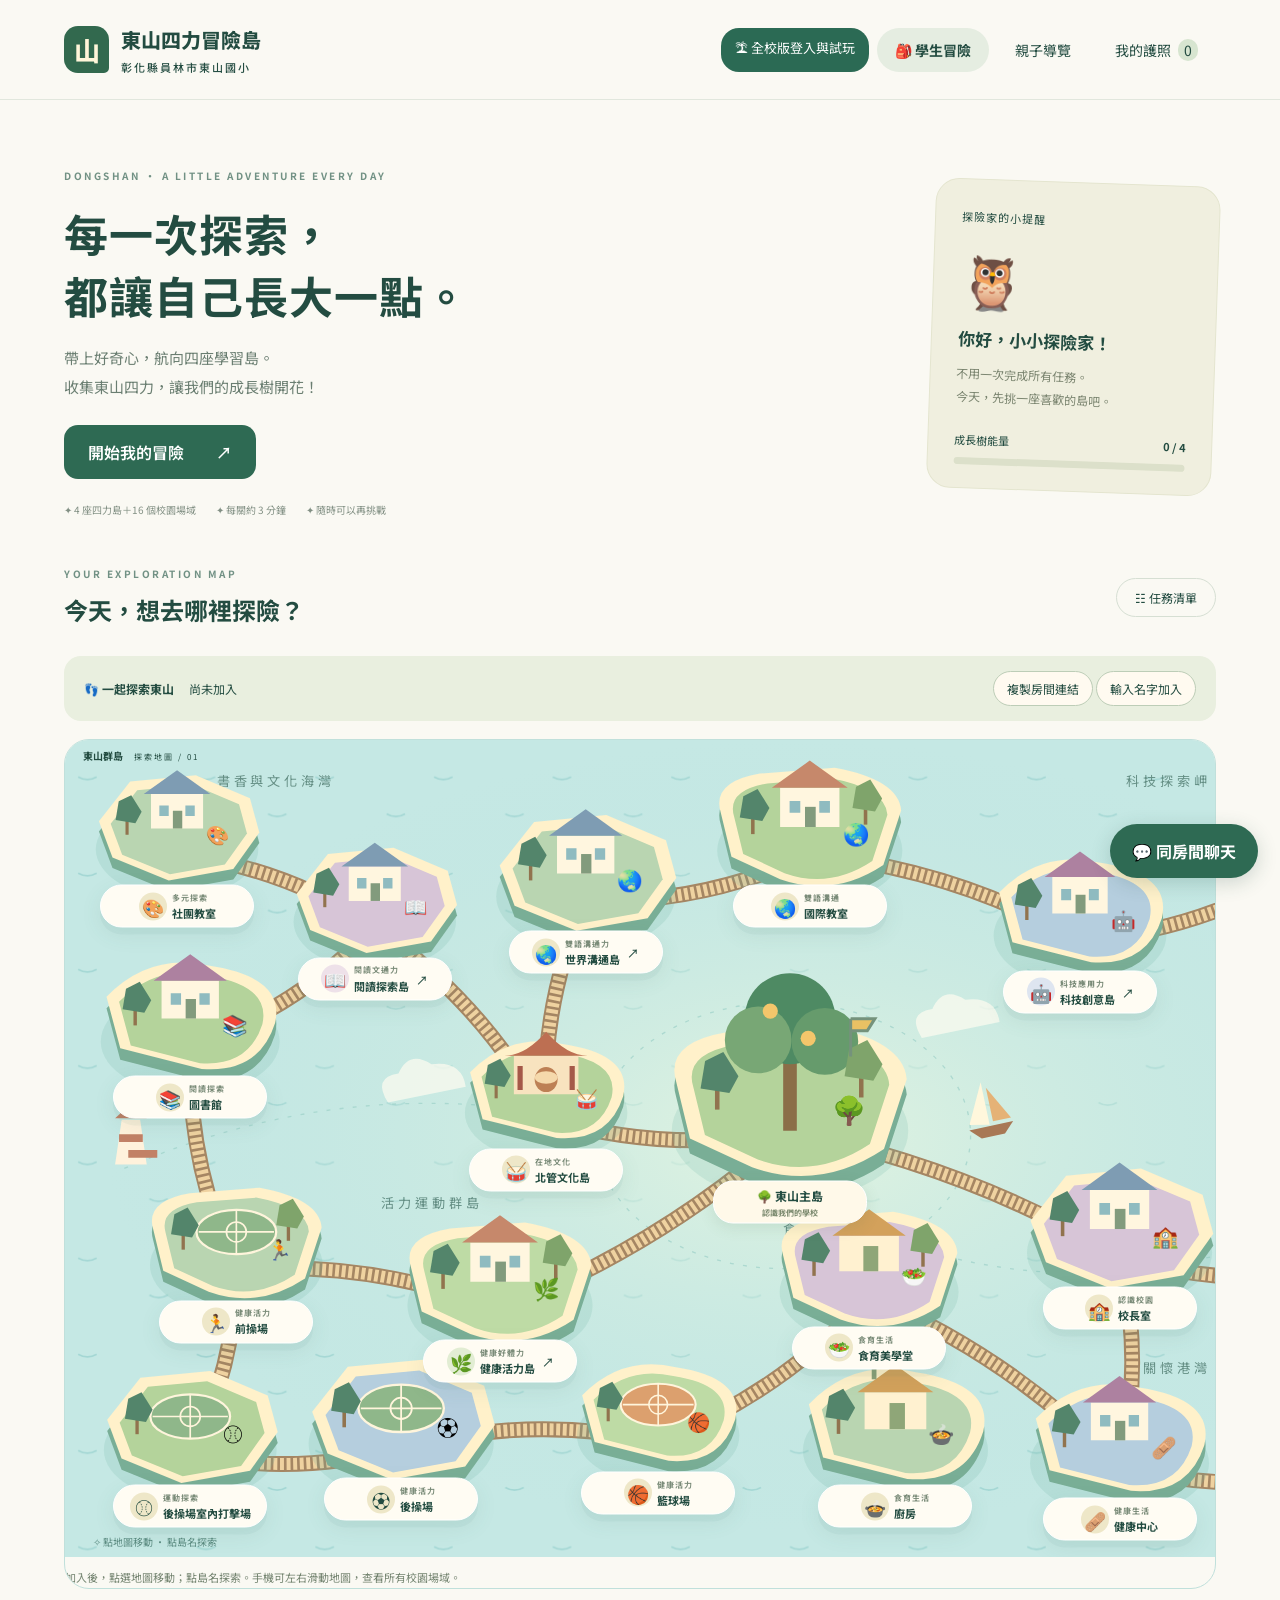
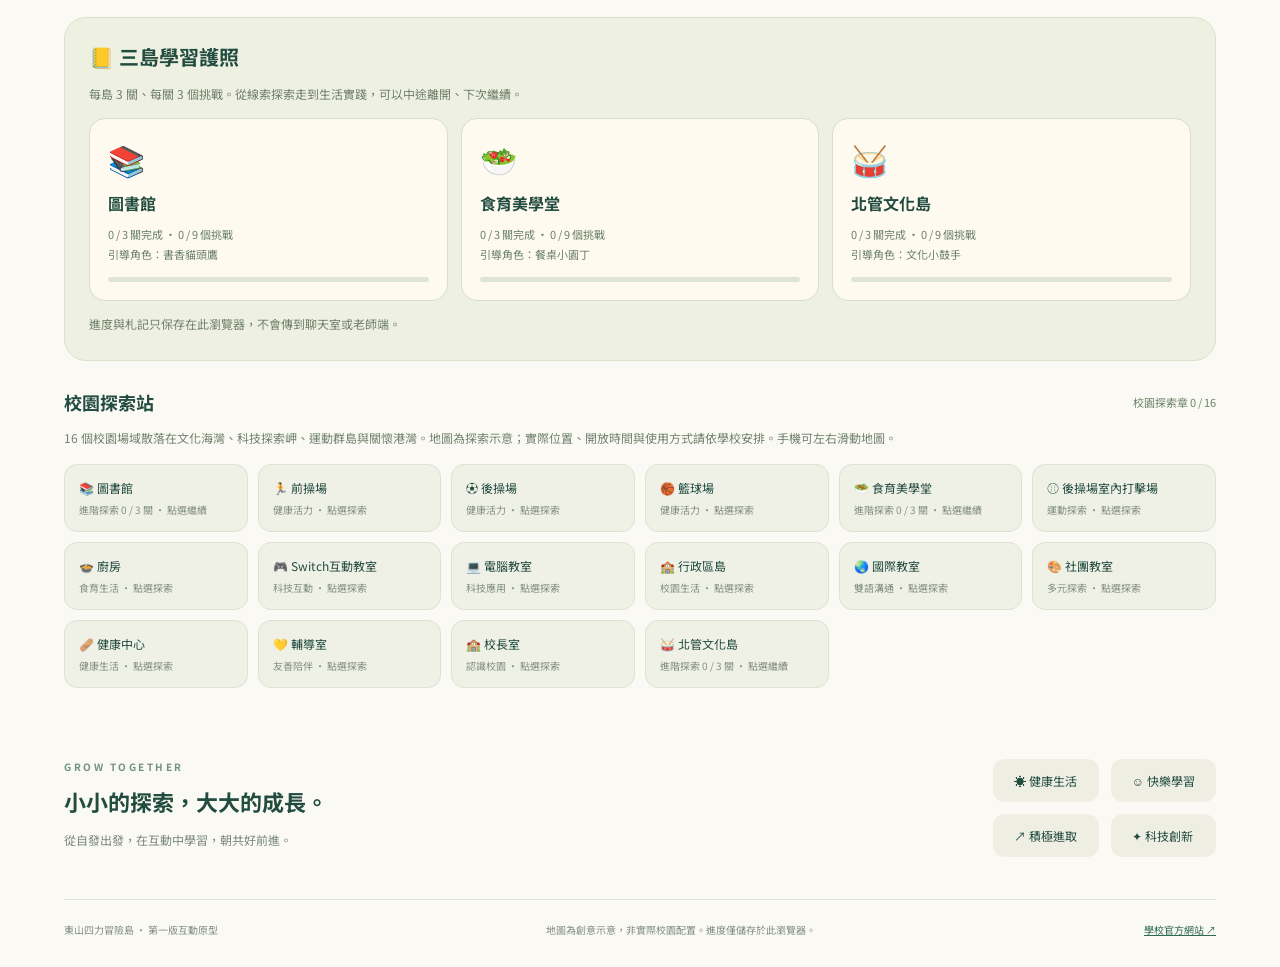
<file: index.html>
<!doctype html>
<html lang="zh-Hant"><head><meta charset="utf-8"><meta name="viewport" content="width=device-width,initial-scale=1"><meta name="theme-color" content="#d9f2ed"><title>東山四力冒險島｜一起探索，一起成長</title><link rel="stylesheet" href="style.css"></head>
<body><header><a class="brand" href="./"><span class="logo">山</span><span>東山四力冒險島<small>彰化縣員林市東山國小</small></span></a><nav aria-label="主要導覽"><a href="school-v1/" style="display:inline-block;padding:10px 14px;border-radius:18px;background:#2b6a54;color:white;text-decoration:none;font-size:13px">🏝 全校版登入與試玩</a><button class="active" id="student">🎒 學生冒險</button><button id="family">親子導覽</button><button id="passport">我的護照 <span id="badgeCount">0</span></button></nav></header>
<main><section class="intro"><div><p class="eyebrow">DONGSHAN · A LITTLE ADVENTURE EVERY DAY</p><h1 id="headline">每一次探索，<br>都讓自己長大一點。</h1><p id="subtitle">帶上好奇心，航向四座學習島。<br>收集東山四力，讓我們的成長樹開花！</p><button class="primary" id="start">開始我的冒險 <span>↗</span></button><div class="intro-meta"><span>✦ 4 座主題島</span><span>✦ 每關約 3 分鐘</span><span>✦ 隨時可以再挑戰</span></div></div><aside class="daily"><span class="tag">探險家的小提醒</span><div class="owl">🦉</div><h3>你好，小小探險家！</h3><p id="tip">不用一次完成所有任務。<br>今天，先挑一座喜歡的島吧。</p><div class="growth"><span>成長樹能量</span><b id="energy">0 / 4</b></div><div class="progress"><i id="progress"></i></div></aside></section>
<section class="map-section" aria-labelledby="mapTitle"><div class="section-title"><div><span class="eyebrow">YOUR EXPLORATION MAP</span><h2 id="mapTitle">今天，想去哪裡探險？</h2></div><button id="listToggle" class="text-btn">☷ 任務清單</button></div><div class="ocean"><div class="map-caption">東山群島 <span>探索地圖 / 01</span></div><svg class="world" viewBox="0 0 1100 620" role="img" aria-label="四座學習島以木橋連接中央東山主島的示意地圖"><defs><pattern id="water" width="110" height="85" patternUnits="userSpaceOnUse"><path d="M10 28q9 6 18 0m45 35q9 6 18 0" fill="none" stroke="#80c9ca" stroke-width="2" opacity=".45"/></pattern><g id="island"><path d="M-135-2 -82-69 42-84 130-28 117 57 20 93-104 60Z" fill="#7cb8a4"/><path d="M-135-17 -82-84 42-99 130-43 117 42 20 78-104 45Z" fill="#fff2cc"/><path d="M-115-22 -74-68 39-82 109-40 100 29 18 61-88 34Z" fill="#b9dba0"/></g><g id="tree"><path d="M0 0v-23" stroke="#987954" stroke-width="6"/><path d="M-17-20 -13-43 3-52 20-32 13-15Z" fill="#42866d"/><path d="M3-52 3-17 20-32Z" fill="#66a27b"/></g><g id="house"><path d="M-34-5v-48h68v48Z" fill="#fff9e9"/><path d="M-43-52 0-84 43-52Z" fill="#e1946e"/><path d="M0-84 0-52h43Z" fill="#c87559"/><path d="M-9-5v-26H9v26" fill="#7a9784"/><path d="M-25-40h10v11h-10m30-11h10v11H15" fill="#8dbbbb"/></g></defs><path fill="url(#water)" d="M0 0h1100v620H0z"/><g stroke="#ba9365" stroke-width="21"><path d="M310 180 540 300 790 180M300 450 540 300 790 450"/></g><g stroke="#f3d4a1" stroke-width="15" stroke-dasharray="4 3"><path d="M310 180 540 300 790 180M300 450 540 300 790 450"/></g><g transform="translate(290 180)"><use href="#island"/><use href="#house" transform="translate(0 -8)"/><use href="#tree" transform="translate(-75 5)"/><use href="#tree" transform="translate(75 -5)"/><path d="M-8-93v-30m0 0h28l-7 10H-8" stroke="#587d8d" stroke-width="3" fill="#f2bf56"/></g><g transform="translate(810 180)"><use href="#island"/><path d="M-45-15v-63h90v63Z" fill="#e9f2e4"/><path d="M-52-78 0-100 52-78Z" fill="#8ca5c8"/><path d="M-29-60h58v24h-58Z" fill="#496877"/><path d="M-18-49h9m18 0h9" stroke="#b4dfc3" stroke-width="5"/><use href="#tree" transform="translate(-85 4)"/><use href="#tree" transform="translate(76 15)"/></g><g transform="translate(290 440)"><use href="#island"/><ellipse cy="-16" rx="65" ry="35" fill="#f4f3d6"/><ellipse cy="-16" rx="47" ry="23" fill="#91ba83"/><use href="#tree" transform="translate(-88 -12)"/><use href="#tree" transform="translate(70 -30)"/><circle cx="5" cy="-21" r="11" fill="#f5ce76"/><path d="M-2-27 11-17m-11 7 10-20" stroke="#fff" stroke-width="2"/></g><g transform="translate(810 440)"><use href="#island"/><use href="#house" transform="translate(0 -4)"/><path d="M-38-56 0-88 38-56" fill="#b986a7"/><path d="M-38-56 0-88 38-56" stroke="#b986a7" stroke-width="8"/><use href="#tree" transform="translate(-78 5)"/><use href="#tree" transform="translate(80 -5)"/></g><g transform="translate(550 310)"><use href="#island" transform="scale(.92)"/><path d="M0 5v-65" stroke="#92724e" stroke-width="13"/><circle cx="0" cy="-78" r="43" fill="#51916a"/><circle cx="-27" cy="-62" r="26" fill="#76a67c"/><circle cx="31" cy="-62" r="29" fill="#66a275"/><g fill="#f9cf71"><circle cx="-20" cy="-88" r="7"/><circle cx="17" cy="-69" r="7"/><circle cx="3" cy="-104" r="7"/></g></g><g fill="#fff" opacity=".6"><path d="M20 130q-20-35 20-36 15-32 44-10 40-3 38 25Z"/><path d="M966 355q-20-35 20-36 15-32 44-10 40-3 38 25Z"/></g><g fill="#628f8e" font-size="22"><text x="66" y="520">⌁</text><text x="975" y="80">⌁</text></g></svg><button class="island-label world-label" data-island="0"><span class="island-icon">🌏</span><span><small>雙語溝通力</small>世界溝通島</span><b class="island-status" data-status="0">↗</b></button><button class="island-label tech-label" data-island="1"><span class="island-icon">🤖</span><span><small>科技應用力</small>科技創意島</span><b class="island-status" data-status="1">↗</b></button><button class="island-label health-label" data-island="2"><span class="island-icon">🌿</span><span><small>健康好體力</small>健康活力島</span><b class="island-status" data-status="2">↗</b></button><button class="island-label read-label" data-island="3"><span class="island-icon">📖</span><span><small>閱讀文通力</small>閱讀探索島</span><b class="island-status" data-status="3">↗</b></button><button id="homeIsland" class="home-label">🌳 東山主島 <small>認識我們的學校</small></button><div class="map-note">✧ 點選島嶼，開啟你的探索</div><span class="compass">N<br>✧</span></div><div id="taskList" class="task-list" hidden></div></section>
<section class="values"><div><span class="eyebrow">GROW TOGETHER</span><h2>小小的探索，大大的成長。</h2><p>從自發出發，在互動中學習，朝共好前進。</p></div><div class="value-chips"><span>☀ 健康生活</span><span>☺ 快樂學習</span><span>↗ 積極進取</span><span>✦ 科技創新</span></div></section><footer><span>東山四力冒險島 · 第一版互動原型</span><span>地圖為創意示意，非實際校園配置。進度僅儲存於此瀏覽器。</span><a href="https://dsps.chc.edu.tw/" target="_blank" rel="noopener">學校官方網站 ↗</a></footer></main><dialog id="modal"><button id="close" aria-label="關閉視窗">×</button><div id="modalBody"></div></dialog><script src="app.js"></script><script src="map-layout.js"></script><script src="quests-data.js"></script><script src="campus.js"></script><script src="quests.js"></script><script type="module" src="chat.js"></script><script type="module" src="multiplayer.js"></script></body></html>
</file>
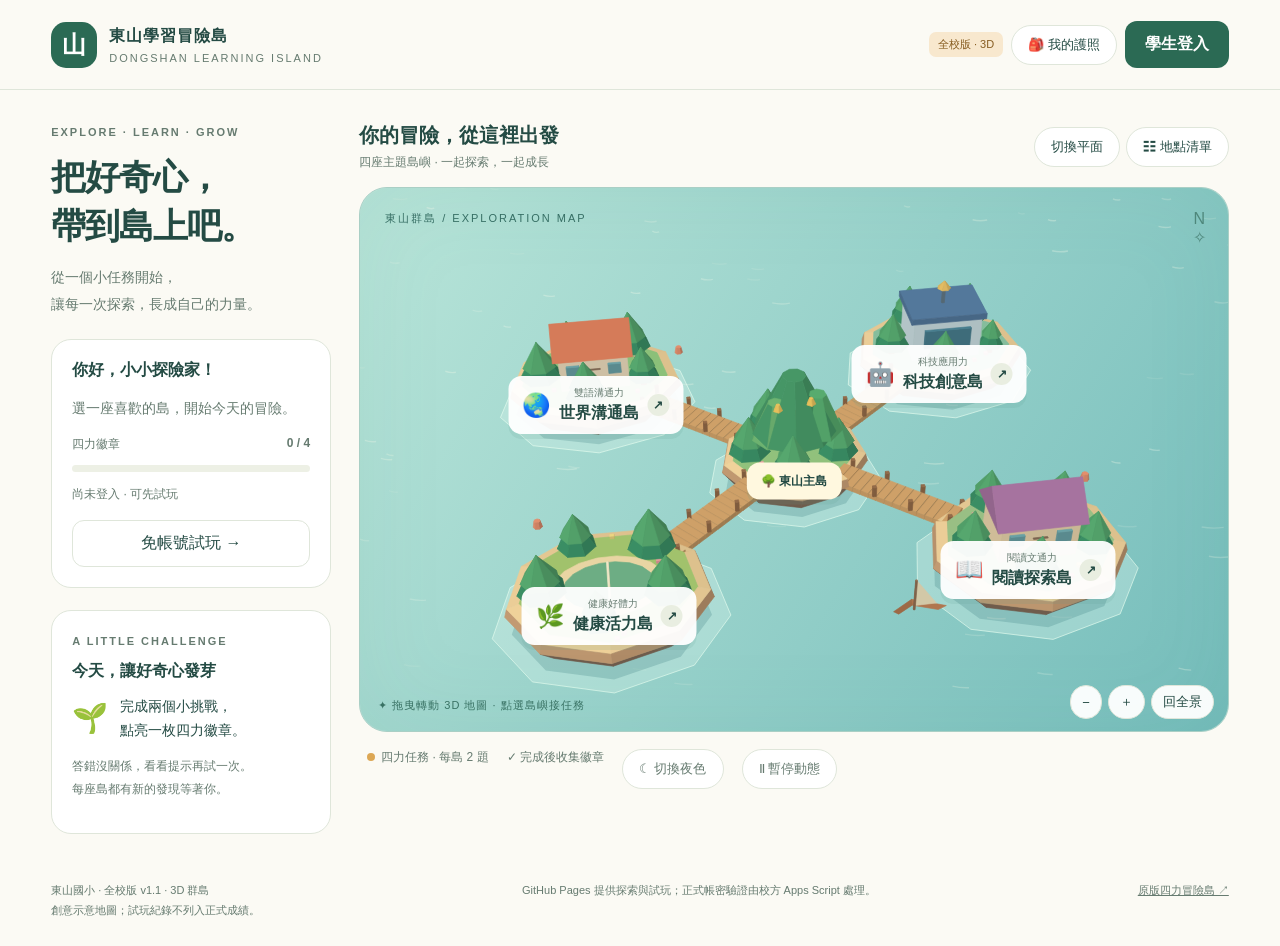
<file: school-v1/index.html>
<!doctype html>
<html lang="zh-Hant"><head><meta charset="utf-8"><meta name="viewport" content="width=device-width,initial-scale=1"><meta name="theme-color" content="#edf5ed"><title>東山學習冒險島｜3D 群島</title>
<style>
:root{--ink:#244b44;--muted:#667b70;--paper:#fbfaf4;--green:#2b6a54;--orange:#d97743;--line:#dfe6da}*{box-sizing:border-box}body{margin:0;background:var(--paper);color:var(--ink);font-family:"Noto Sans TC","Microsoft JhengHei",sans-serif}button,input,select{font:inherit}button,a,input,select{-webkit-tap-highlight-color:transparent}button{cursor:pointer}button:disabled{cursor:wait;opacity:.55}button:focus-visible,a:focus-visible{outline:3px solid #e99935;outline-offset:4px}button{color:inherit}header{height:90px;padding:0 4%;display:flex;align-items:center;justify-content:space-between;border-bottom:1px solid var(--line);gap:16px}.brand{display:flex;gap:12px;align-items:center;color:inherit;text-decoration:none;font-weight:800;letter-spacing:1px}.mark{width:46px;height:46px;display:grid;place-items:center;background:#2b6a54;color:#fff;border-radius:15px;font-size:24px}.brand small{display:block;font-size:11px;letter-spacing:2px;font-weight:400;margin-top:5px;color:var(--muted)}.tools{display:flex;gap:8px;align-items:center}.pill{border:1px solid var(--line);border-radius:24px;background:#fff;padding:10px 16px;font-size:13px}.primary{border:0;background:var(--green);color:white;border-radius:12px;padding:13px 20px;font-weight:700}.secondary{border:1px solid var(--line);background:white;border-radius:12px;padding:12px 18px}.eyebrow{font-size:11px;letter-spacing:2px;color:var(--muted);font-weight:700}.layout{display:grid;grid-template-columns:280px minmax(0,1fr);gap:28px;padding:32px 4%;max-width:1600px;margin:auto}.side h1{font-size:35px;line-height:1.4;letter-spacing:-1px;margin:12px 0}.side p{font-size:14px;color:var(--muted);line-height:1.9}.tag{display:inline-block;border-radius:7px;padding:5px 9px;background:#f8e8ce;color:#875d21;font-size:11px}.card{background:#fff;border:1px solid var(--line);border-radius:20px;padding:20px;margin-top:22px}.card h2{font-size:16px;margin:0 0 12px}.progress{height:7px;background:#edf0e5;border-radius:9px;overflow:hidden;margin:12px 0}.progress i{display:block;background:#dca754;height:100%;transition:width .5s}.stats{display:flex;justify-content:space-between;font-size:12px;color:var(--muted)}.challenge{display:flex;gap:12px;align-items:center;font-size:14px;line-height:1.7}.challenge span{font-size:29px}.small{font-size:12px!important;color:var(--muted);line-height:1.7}.maphead{display:flex;align-items:center;justify-content:space-between;gap:12px;margin:0 0 16px}.maphead h2{font-size:20px;margin:0 0 5px}.maphead p{font-size:12px;margin:0;color:var(--muted)}.ocean{position:relative;aspect-ratio:1100/690;background:#b5ded6;border-radius:28px;overflow:hidden;border:1px solid #aacfc5;transition:background .5s}.ocean:after{content:"";position:absolute;inset:0;pointer-events:none;box-shadow:inset 0 0 90px #3c8d8218;border-radius:28px}.world{position:absolute;width:100%;height:90%;top:0;left:0}.isle{position:absolute;border:0;background:#fffffff2;border-radius:13px;padding:10px 14px;box-shadow:0 5px 0 #5e9c8b24;display:flex;gap:8px;align-items:center;transform:translate(-50%,-50%);white-space:nowrap;font-weight:700;transition:margin .2s}.isle:hover{margin-top:-5px}.isle small{display:block;font-weight:400;font-size:10px;color:var(--muted);margin-bottom:3px}.isle .icon{font-size:23px}.isle b{border-radius:50%;width:22px;height:22px;display:grid;place-items:center;background:#e9eee1;font-size:12px}.isle.done b{background:var(--green);color:white}.p0{left:26%;top:35%}.p1{left:74%;top:35%}.p2{left:26%;top:74%}.p3{left:74%;top:74%}.home{left:50%;top:53%;font-size:12px;background:#fff8df}.mapstamp{position:absolute;top:23px;left:25px;font-size:11px;letter-spacing:2px;color:#366e64}.compass{position:absolute;right:22px;top:22px;text-align:center;color:#4e877b}.mapnote{position:absolute;bottom:18px;left:0;right:0;text-align:center;font-size:11px;letter-spacing:1px;color:#397264}.legend{display:flex;gap:18px;flex-wrap:wrap;padding:17px 8px;font-size:12px;color:var(--muted)}.legend i{display:inline-block;width:8px;height:8px;border-radius:50%;background:#dca754;margin-right:6px}.tasklist{display:grid;grid-template-columns:1fr 1fr;gap:12px;margin-top:12px}.tasklist[hidden]{display:none}.taskitem{text-align:left;background:white;border:1px solid var(--line);border-radius:15px;padding:16px}.taskitem small{display:block;margin-top:8px;color:var(--muted)}footer{padding:15px 4% 25px;display:flex;justify-content:space-between;gap:15px;color:var(--muted);font-size:11px;line-height:1.8}footer a{color:inherit}.night{background:#3f6977}.night .world{filter:brightness(.76) saturate(.85)}.cloud{animation:float 6s ease-in-out infinite}.paused .cloud{animation:none}@keyframes float{50%{transform:translateX(10px)}}@media(prefers-reduced-motion:reduce){*{animation:none!important;transition:none!important}}dialog{border:0;border-radius:25px;padding:30px;width:min(540px,92vw);max-height:90dvh;color:var(--ink);box-shadow:0 30px 100px #13372e33}dialog::backdrop{background:#143c3666;backdrop-filter:blur(5px)}.close{float:right;border:0;background:#eef2e8;border-radius:50%;width:32px;height:32px}.modalicon{font-size:45px;margin:8px 0 14px}dialog h2{font-size:25px;line-height:1.5;margin:12px 0}dialog p{line-height:1.9;font-size:14px;color:var(--muted)}.field{display:block;font-size:13px;font-weight:700;margin-top:16px}.field input,.field select{display:block;width:100%;margin-top:8px;border:1px solid #cbd7cc;border-radius:10px;padding:12px;background:white;color:var(--ink)}.actions{display:flex;gap:10px;flex-wrap:wrap;margin-top:20px}.notice{padding:13px 15px;background:#f7f0dc;border-radius:12px;font-size:13px;line-height:1.8;margin:14px 0}.answer{display:block;width:100%;border:1px solid #dce5da;border-radius:12px;padding:14px;background:#fff;text-align:left;margin:10px 0}.answer:hover{background:#f1f5e9}.bad{color:#a34835}.good{color:#2b6a54}.stamps{display:grid;grid-template-columns:1fr 1fr;gap:12px}.stamp{padding:20px 10px;background:#f1f3ea;border-radius:15px;text-align:center;line-height:1.8}.stamp span{display:block;font-size:32px}.stamp.locked{opacity:.5}.stamp small{display:block;font-size:11px}.status{min-height:24px;font-size:13px;line-height:1.8;margin-top:12px}.full{width:100%;margin-top:16px}.sr{position:absolute;width:1px;height:1px;overflow:hidden;clip-path:inset(50%)}@media(max-width:1000px){.layout{grid-template-columns:220px minmax(0,1fr);gap:18px}.side h1{font-size:29px}.isle{padding:8px;font-size:12px;gap:5px}.isle .icon{font-size:18px}.isle b{display:none}}@media(max-width:740px){header{height:auto;min-height:80px;padding:15px 5%;flex-wrap:wrap}.brand{font-size:15px}.tools{width:100%;justify-content:flex-end}.layout{display:block;padding:25px 5%}.side h1{font-size:29px}.side h1 br{display:none}.side>.card{display:none}.side>p{margin-bottom:20px}.maphead{margin-top:20px}.ocean{aspect-ratio:1/1.04;border-radius:20px}.world{height:100%;width:125%;left:-12.5%;top:-3%}.p0{left:22%;top:33%}.p1{left:78%;top:33%}.p2{left:22%;top:73%}.p3{left:78%;top:73%}.isle{font-size:11px;padding:8px 7px}.isle small{font-size:9px}.isle .icon{font-size:16px}.home{top:51%;font-size:11px}.mapstamp{top:18px;left:18px;font-size:9px}.tasklist{grid-template-columns:1fr}footer{flex-direction:column;padding:0 5% 25px}.maphead h2{font-size:18px}.pill{font-size:12px;padding:9px 12px}}
#islandScene,.scene-tools{display:none}.scene-ready:not(.flat-view) .world{display:none}.scene-ready:not(.flat-view) #islandScene{display:block;position:absolute;inset:0;width:100%;height:100%;cursor:grab;touch-action:none}.scene-ready #islandScene.dragging{cursor:grabbing}#islandScene:focus-visible{outline:3px solid #e99935;outline-offset:-5px}.scene-ready .mapstamp,.scene-ready .compass,.scene-ready .mapnote{z-index:100;pointer-events:none}.scene-ready:not(.flat-view) .scene-tools{display:flex;gap:6px;position:absolute;right:14px;bottom:12px;z-index:101}.scene-tools button{padding:7px 11px;background:#fffffff2}.scene-ready:not(.flat-view) .mapnote{text-align:left;left:18px;right:150px}.night .mapstamp,.night .compass,.night .mapnote{color:#e1f4eb}.map-buttons{display:flex;flex-wrap:wrap;justify-content:flex-end;gap:6px}@media(max-width:740px){.scene-ready:not(.flat-view) .mapnote{bottom:54px;right:15px}.scene-ready:not(.flat-view) .scene-tools{right:12px}.scene-ready:not(.flat-view) .isle{font-size:11px}}</style></head><body>
<header><a class="brand" href="./"><span class="mark">山</span><span>東山學習冒險島<small>DONGSHAN LEARNING ISLAND</small></span></a><div class="tools"><span class="tag" id="modeTag">全校版 · 3D</span><button class="pill" id="passport">🎒 我的護照</button><button class="primary" id="loginOpen">學生登入</button></div></header>
<main class="layout"><aside class="side"><span class="eyebrow">EXPLORE · LEARN · GROW</span><h1>把好奇心，<br>帶到島上吧。</h1><p>從一個小任務開始，<br>讓每一次探索，長成自己的力量。</p><div class="card"><h2 id="greeting">你好，小小探險家！</h2><p id="identity">選一座喜歡的島，開始今天的冒險。</p><div class="stats"><span>四力徽章</span><b id="count">0 / 4</b></div><div class="progress"><i id="bar" style="width:0%"></i></div><span class="small" id="saveHint">尚未登入 · 可先試玩</span><button class="secondary full" id="demoOpen">免帳號試玩 →</button></div><div class="card"><span class="eyebrow">A LITTLE CHALLENGE</span><h2 style="margin-top:12px">今天，讓好奇心發芽</h2><div class="challenge"><span>🌱</span><div>完成兩個小挑戰，<br>點亮一枚四力徽章。</div></div><p class="small">答錯沒關係，看看提示再試一次。<br>每座島都有新的發現等著你。</p></div></aside>
<section aria-labelledby="mapTitle"><div class="maphead"><div><h2 id="mapTitle">你的冒險，從這裡出發</h2><p>四座主題島嶼 · 一起探索，一起成長</p></div><div class="map-buttons"><button class="pill" id="mapView" aria-pressed="false" hidden>切換平面</button><button class="pill" id="listToggle" aria-expanded="false">☷ 地點清單</button></div></div><div class="ocean" id="ocean"><canvas id="islandScene" tabindex="0" aria-label="3D 東山群島。拖曳或按方向鍵旋轉，按加減鍵縮放。"></canvas><div class="scene-tools" role="group" aria-label="3D 視角操作"><button class="pill" id="zoomOut" aria-label="縮小">−</button><button class="pill" id="zoomIn" aria-label="放大">＋</button><button class="pill" id="resetView">回全景</button></div><span class="mapstamp">東山群島 / EXPLORATION MAP</span><span class="compass">N<br>✧</span>
<svg class="world" viewBox="0 0 1100 620" role="img" aria-label="四座學習島以木橋連接中央東山主島的示意地圖"><defs><pattern id="water" width="110" height="85" patternUnits="userSpaceOnUse"><path d="M10 28q9 6 18 0m45 35q9 6 18 0" fill="none" stroke="#80c9ca" stroke-width="2" opacity=".45"/></pattern><g id="island"><path d="M-135-2 -82-69 42-84 130-28 117 57 20 93-104 60Z" fill="#7cb8a4"/><path d="M-135-17 -82-84 42-99 130-43 117 42 20 78-104 45Z" fill="#fff2cc"/><path d="M-115-22 -74-68 39-82 109-40 100 29 18 61-88 34Z" fill="#b9dba0"/></g><g id="tree"><path d="M0 0v-23" stroke="#987954" stroke-width="6"/><path d="M-17-20 -13-43 3-52 20-32 13-15Z" fill="#42866d"/><path d="M3-52 3-17 20-32Z" fill="#66a27b"/></g><g id="house"><path d="M-34-5v-48h68v48Z" fill="#fff9e9"/><path d="M-43-52 0-84 43-52Z" fill="#e1946e"/><path d="M0-84 0-52h43Z" fill="#c87559"/><path d="M-9-5v-26H9v26" fill="#7a9784"/><path d="M-25-40h10v11h-10m30-11h10v11H15" fill="#8dbbbb"/></g></defs><path fill="url(#water)" d="M0 0h1100v620H0z"/><g fill="none" stroke="#ba9365" stroke-width="21"><path d="M310 180 540 300 790 180M300 450 540 300 790 450"/></g><g fill="none" stroke="#f3d4a1" stroke-width="15" stroke-dasharray="4 3"><path d="M310 180 540 300 790 180M300 450 540 300 790 450"/></g><g transform="translate(290 180)"><use href="#island"/><use href="#house" transform="translate(0 -8)"/><use href="#tree" transform="translate(-75 5)"/><use href="#tree" transform="translate(75 -5)"/><path d="M-8-93v-30m0 0h28l-7 10H-8" stroke="#587d8d" stroke-width="3" fill="#f2bf56"/></g><g transform="translate(810 180)"><use href="#island"/><path d="M-45-15v-63h90v63Z" fill="#e9f2e4"/><path d="M-52-78 0-100 52-78Z" fill="#8ca5c8"/><path d="M-29-60h58v24h-58Z" fill="#496877"/><path d="M-18-49h9m18 0h9" stroke="#b4dfc3" stroke-width="5"/><use href="#tree" transform="translate(-85 4)"/><use href="#tree" transform="translate(76 15)"/></g><g transform="translate(290 440)"><use href="#island"/><ellipse cy="-16" rx="65" ry="35" fill="#f4f3d6"/><ellipse cy="-16" rx="47" ry="23" fill="#91ba83"/><use href="#tree" transform="translate(-88 -12)"/><use href="#tree" transform="translate(70 -30)"/><circle cx="5" cy="-21" r="11" fill="#f5ce76"/><path d="M-2-27 11-17m-11 7 10-20" stroke="#fff" stroke-width="2"/></g><g transform="translate(810 440)"><use href="#island"/><use href="#house" transform="translate(0 -4)"/><path d="M-38-56 0-88 38-56" fill="#b986a7"/><path d="M-38-56 0-88 38-56" fill="none" stroke="#b986a7" stroke-width="8"/><use href="#tree" transform="translate(-78 5)"/><use href="#tree" transform="translate(80 -5)"/></g><g transform="translate(550 310)"><use href="#island" transform="scale(.92)"/><path d="M0 5v-65" stroke="#92724e" stroke-width="13"/><circle cx="0" cy="-78" r="43" fill="#51916a"/><circle cx="-27" cy="-62" r="26" fill="#76a67c"/><circle cx="31" cy="-62" r="29" fill="#66a275"/><g fill="#f9cf71"><circle cx="-20" cy="-88" r="7"/><circle cx="17" cy="-69" r="7"/><circle cx="3" cy="-104" r="7"/></g></g><g class="cloud" fill="#fff" opacity=".6"><path d="M20 130q-20-35 20-36 15-32 44-10 40-3 38 25Z"/><path d="M966 355q-20-35 20-36 15-32 44-10 40-3 38 25Z"/></g><g fill="#628f8e" font-size="22"><text x="66" y="520">⌁</text><text x="975" y="80">⌁</text></g></svg>
<button class="isle p0" data-island="0"><span class="icon">🌏</span><span><small>雙語溝通力</small>世界溝通島</span><b>↗</b></button><button class="isle p1" data-island="1"><span class="icon">🤖</span><span><small>科技應用力</small>科技創意島</span><b>↗</b></button><button class="isle p2" data-island="2"><span class="icon">🌿</span><span><small>健康好體力</small>健康活力島</span><b>↗</b></button><button class="isle p3" data-island="3"><span class="icon">📖</span><span><small>閱讀文通力</small>閱讀探索島</span><b>↗</b></button><button class="isle home" id="home">🌳 東山主島</button><span class="mapnote">✦ 拖曳轉動 3D 地圖 · 點選島嶼接任務</span></div><div class="legend"><span><i></i>四力任務 · 每島 2 題</span><span>✓ 完成後收集徽章</span><button id="night" class="pill" aria-pressed="false">☾ 切換夜色</button><button id="motion" class="pill" aria-pressed="false">Ⅱ 暫停動態</button></div><div class="tasklist" id="tasklist" hidden></div></section></main>
<footer><span>東山國小 · 全校版 v1.1 · 3D 群島<br>創意示意地圖；試玩紀錄不列入正式成績。</span><span id="footerHint">GitHub Pages 提供探索與試玩；正式帳密驗證由校方 Apps Script 處理。</span><a href="../">原版四力冒險島 ↗</a></footer>
<dialog id="modal"><button class="close" id="close" aria-label="關閉視窗">×</button><div id="modalBody"></div></dialog>
<script src="config.js?v=8a71e5ec"></script><script>
'use strict';
const TASKS=[
{name:'世界溝通島',icon:'🌏',power:'雙語溝通力',badge:'友善溝通家',intro:'新朋友來到東山，練習用英語送上一份歡迎。',questions:[{q:'第一次見面，可以說哪一句？',a:['Hello! Nice to meet you.','Goodbye!','Good night!'],correct:0,hint:'Hello 是見面時的問候；Nice to meet you 表示很高興認識你。'},{q:'「歡迎來到我們的學校」怎麼說？',a:['I like apples.','Welcome to our school!','This is my pencil.'],correct:1,hint:'Welcome 是歡迎，our school 是我們的學校。'}]},
{name:'科技創意島',icon:'🤖',power:'科技應用力',badge:'科技小創客',intro:'幫機器人安排步驟，也練習當一位聰明的 AI 使用者。',questions:[{q:'先拿種子，再放進花盆，正確順序是？',a:['放進花盆 → 拿起種子','拿起種子 → 放進花盆','一直放進花盆'],correct:1,hint:'程式需要清楚的先後順序，先拿到種子才能放進花盆。'},{q:'AI 說了一個你不熟悉的事實，應該？',a:['立刻分享','認為一定正確','找可靠來源或請老師確認'],correct:2,hint:'AI 可能出錯。查證來源，才能讓資訊更可靠。'}]},
{name:'健康活力島',icon:'🌿',power:'健康好體力',badge:'活力守護者',intro:'用日常的小選擇，照顧自己、同學與周圍的環境。',questions:[{q:'下課想活動身體，哪一個選擇比較好？',a:['在走廊追逐','到合適的活動區走走伸展','一直坐著玩平板'],correct:1,hint:'在適合的區域活動，兼顧運動與安全。'},{q:'看到不認識的野果，應該？',a:['觀察記錄，請老師協助辨認','摘下來吃','請同學先試吃'],correct:0,hint:'不隨意摘食陌生植物，可以先拍照或畫下來，詢問老師。'}]},
{name:'閱讀探索島',icon:'📖',power:'閱讀文通力',badge:'閱讀尋寶家',intro:'小禾先到圖書館借植物圖鑑，再到樹下觀察葉子，把形狀畫進筆記本。',questions:[{q:'小禾在觀察葉子前做了什麼？',a:['先回家','借植物圖鑑','把葉子全摘下來'],correct:1,hint:'回到故事，找「先」和「再」：先借圖鑑，再觀察。'},{q:'植物圖鑑可以怎麼幫助小禾？',a:['協助比較葉子特徵','取代所有實際觀察','讓所有葉子變一樣'],correct:0,hint:'書本資料可以和實際觀察互相比較，幫助尋找線索。'}]}
];
const $=s=>document.querySelector(s),dialog=$('#modal'),body=$('#modalBody');
const IS_GAS=typeof google!=='undefined'&&google.script&&google.script.run;
let user=null,token=null,earned=[],demo=false,current=0,step=0,answers=[],returnFocus=null,busy=false,epoch=0;
function esc(s){return String(s).replace(/[&<>"']/g,c=>({'&':'&amp;','<':'&lt;','>':'&gt;','"':'&quot;',"'":'&#39;'}[c]));}
function show(html){returnFocus=dialog.open?returnFocus:document.activeElement;body.innerHTML=html;if(!dialog.open)dialog.showModal();$('#close').focus();}
$('#close').onclick=()=>{if(!busy)dialog.close()};dialog.addEventListener('cancel',e=>{if(busy)e.preventDefault()});dialog.addEventListener('close',()=>returnFocus?.focus());
function rpc(name,...args){return new Promise((resolve,reject)=>{if(!IS_GAS)return reject(new Error('正式登入服務尚未設定。'));google.script.run.withSuccessHandler(resolve).withFailureHandler(()=>reject(new Error('服務暫時無法連線，請稍後再試。')))[name](...args);});}
function render(){
 $('#modeTag').textContent=user?'學生已登入':demo?'試玩模式':'全校版 · 3D';$('#loginOpen').textContent=user?'登出':'學生登入';
 $('#greeting').textContent=user?'你好，'+user.name+'！':demo?'你好，試玩探險家！':'你好，小小探險家！';
 $('#identity').textContent=user?user.classCode+' 班 · '+user.seat+' 號':'選一座喜歡的島，開始今天的冒險。';
 $('#saveHint').textContent=user?'正式紀錄 · 已同步雲端':demo?'試玩紀錄 · 僅此瀏覽器':'尚未登入 · 可先試玩';
 $('#demoOpen').hidden=!!user||demo;$('#count').textContent=earned.length+' / 4';$('#bar').style.width=earned.length*25+'%';
 document.querySelectorAll('.isle[data-island]').forEach(b=>{const done=earned.includes(+b.dataset.island);b.classList.toggle('done',done);b.querySelector('b').textContent=done?'✓':'↗';});
 $('#tasklist').innerHTML=TASKS.map((t,i)=>`<button class="taskitem" data-island="${i}">${t.icon} ${t.name}<small>${earned.includes(i)?'✓ 已收集徽章 · 可再挑戰':t.power+' · 2 個小挑戰'}</small></button>`).join('');
}
function enterDemo(){epoch++;user=null;token=null;demo=true;try{const a=JSON.parse(localStorage.getItem('dsps-school-v1-demo')||'[]');earned=Array.isArray(a)?[...new Set(a.filter(n=>Number.isInteger(n)&&n>=0&&n<4))]:[];}catch{earned=[]}render();dialog.close();}
function login(){
 if(user){show('<div class="modalicon">👋</div><h2>結束這次冒險？</h2><p>正式進度已儲存在雲端。離開共用電腦前，記得登出。</p><button class="primary" id="logout">確認登出</button><div class="status" id="status" role="status"></div>');$('#logout').onclick=async()=>{busy=true;try{await rpc('logout',token);epoch++;user=null;token=null;demo=false;earned=[];render();dialog.close();}catch(e){$('#status').textContent=e.message;}finally{busy=false;}};return;}
 const years=['一','二','三','四','五','六'];let options='<option value="">請選擇班級</option>';for(let y=1;y<=6;y++)for(let c=1;c<=2;c++){const code=y+'0'+c;options+=`<option value="${code}">${years[y-1]}年${c===1?'甲':'乙'}班（${code}）</option>`;}
 show(`<div class="modalicon">🎒</div><span class="eyebrow">WELCOME, EXPLORER</span><h2>準備好，登島探險！</h2><p>先選班級，再輸入你的 EIP 帳號與密碼。</p><form id="loginForm"><label class="field">班級<select id="classCode" required>${options}</select></label><label class="field">EIP 帳號<input id="account" autocomplete="username" maxlength="100" required ${IS_GAS?'':'disabled'}></label><label class="field">EIP 密碼<input id="password" type="password" autocomplete="current-password" maxlength="128" required ${IS_GAS?'':'disabled'}></label><div class="status" id="status" role="status" aria-live="polite"></div><button class="primary full" id="submitLogin" ${IS_GAS?'':'disabled'}>登入冒險島 →</button></form><div class="notice">${IS_GAS?'系統只比對你選擇的班級分頁。使用共用電腦，離開前請登出。':'此頁為公開試玩入口，尚未連接正式驗證服務，不收取真實帳密。'}</div><div class="actions"><button class="secondary" id="tryDemo">先試玩看看</button>${!IS_GAS?'<button class="secondary" id="formalLink">前往正式登入 ↗</button>':''}</div>`);
 $('#tryDemo').onclick=enterDemo;
 if(!IS_GAS)$('#formalLink').onclick=()=>{const url=window.ISLAND_CONFIG?.loginUrl||'';if(/^https:\/\/script\.google\.com\/macros\/s\/[\w-]+\/exec$/.test(url))window.open(url,'_blank','noopener');else $('#status').textContent='校方尚未部署正式登入服務，目前請使用試玩模式。';};
 $('#loginForm').onsubmit=async e=>{e.preventDefault();if(!IS_GAS||busy)return;busy=true;$('#submitLogin').disabled=true;$('#status').textContent='正在確認班級與帳號…';const pw=$('#password');try{const r=await rpc('login',$('#classCode').value,$('#account').value,pw.value);pw.value='';if(!r.ok){$('#status').textContent=r.message;return;}epoch++;user=r.user;token=r.token;earned=r.earned;demo=false;render();dialog.close();}catch(e){pw.value='';$('#status').textContent=e.message;}finally{busy=false;if($('#submitLogin'))$('#submitLogin').disabled=false;}};
}
function island(i){if(!user&&!demo){login();return;}current=i;step=0;answers=[];const t=TASKS[i];show(`<div class="modalicon">${t.icon}</div><span class="eyebrow">${t.power} · ${demo?'試玩':'正式'}任務</span><h2>${t.name}</h2><p>${t.intro}</p><div class="notice">完成兩個小挑戰，就能獲得「${t.badge}」徽章。答錯可以再試！</div><button class="primary" id="begin">開始挑戰 →</button>`);$('#begin').onclick=question;}
function question(){const t=TASKS[current],q=t.questions[step];show(`<span class="eyebrow">${t.icon} ${t.name} · ${step+1} / 2</span><h2>${q.q}</h2>${current===3?'<p>'+t.intro+'</p>':''}<div>${q.a.map((a,i)=>`<button class="answer" data-answer="${i}">${'ABC'[i]}. ${a}</button>`).join('')}</div><div id="feedback" class="status" role="status" aria-live="polite"></div><div class="actions" id="nextArea"></div>`);body.querySelectorAll('[data-answer]').forEach(b=>b.onclick=()=>{const a=+b.dataset.answer;if(a!==q.correct){$('#feedback').className='status bad';$('#feedback').textContent='再試一次：'+q.hint;return;}answers[step]=a;body.querySelectorAll('[data-answer]').forEach(v=>v.disabled=true);$('#feedback').className='status good';$('#feedback').textContent='答對了！'+q.hint;$('#nextArea').innerHTML='<button class="primary" id="next">'+(step===1?'收集徽章 ✦':'下一題 →')+'</button>';$('#next').onclick=async()=>{if(busy)return;if(step===0){step++;question();return;}busy=true;$('#next').disabled=true;const requestEpoch=epoch;try{if(user){const r=await rpc('completeTask',token,current,answers);if(!r.ok)throw new Error(r.message);if(requestEpoch!==epoch)return;earned=r.earned;}else{if(!earned.includes(current))earned.push(current);try{localStorage.setItem('dsps-school-v1-demo',JSON.stringify(earned));}catch{}}render();show(`<div class="modalicon">${t.icon} ✦</div><span class="eyebrow">MISSION COMPLETE</span><h2>獲得「${t.badge}」！</h2><p>你點亮了${t.power}。今天的努力，讓成長樹又多了一份能量。</p><div class="notice">${demo?'這是試玩徽章，僅儲存在此瀏覽器，不列入正式紀錄。':'你的任務成果已儲存在雲端，不會重複發放徽章。'}</div><button class="primary" id="back">回到地圖 →</button>`);$('#back').onclick=()=>dialog.close();}catch(e){$('#feedback').textContent=e.message;$('#next').disabled=false;}finally{busy=false;}};});}
function passport(){show(`<div class="modalicon">🎒</div><span class="eyebrow">MY EXPLORATION PASSPORT</span><h2>${user?esc(user.name)+'的':'我的'}冒險護照</h2><p>${user?'正式紀錄':demo?'試玩紀錄':'尚未登入'} · 已收集 ${earned.length} / 4 枚徽章</p><div class="stamps">${TASKS.map((t,i)=>`<div class="stamp ${earned.includes(i)?'':'locked'}"><span>${earned.includes(i)?t.icon:'◇'}</span><b>${t.badge}</b><small>${earned.includes(i)?'✓ 已收集':t.power+' · 等你探索'}</small></div>`).join('')}</div><p class="small">${user?'登入狀態最長一小時；重新整理後請重新登入，正式徽章仍會保留。':'試玩與正式進度分開保存。試玩進度不會轉入正式帳號。'}</p>${demo?'<button class="secondary" id="resetDemo">清除試玩進度</button>':''}`);if(demo)$('#resetDemo').onclick=()=>{show('<h2>重新開始試玩？</h2><p>會清除此瀏覽器的四枚試玩徽章，不影響正式學生紀錄。</p><button class="primary" id="confirmReset">確認清除試玩徽章</button>');$('#confirmReset').onclick=()=>{earned=[];try{localStorage.removeItem('dsps-school-v1-demo');}catch{}render();passport();};};}
document.addEventListener('click',e=>{const b=e.target.closest('[data-island]');if(b)island(+b.dataset.island);});$('#loginOpen').onclick=login;$('#demoOpen').onclick=enterDemo;$('#passport').onclick=passport;
$('#listToggle').onclick=()=>{const l=$('#tasklist');l.hidden=!l.hidden;$('#listToggle').setAttribute('aria-expanded',String(!l.hidden));};$('#night').onclick=()=>{const on=$('#ocean').classList.toggle('night');$('#night').setAttribute('aria-pressed',String(on));$('#night').textContent=on?'☀ 回到白天':'☾ 切換夜色';};$('#motion').onclick=()=>{const on=$('#ocean').classList.toggle('paused');$('#motion').setAttribute('aria-pressed',String(on));$('#motion').textContent=on?'▶ 開啟動態':'Ⅱ 暫停動態';};$('#home').onclick=()=>show('<div class="modalicon">🌳</div><span class="eyebrow">GROW TOGETHER</span><h2>歡迎來到東山主島</h2><p>從雙語、科技、健康與閱讀出發，練習自發探索、互動學習與共好。這是全校冒險島的第一版，現在可以完成四島的八個示範挑戰。</p><div class="notice">本版提供四力徽章與進度紀錄。尚未加入多人連線、教師派任務及校內點數兌換。</div>');render();
</script><script>
(() => {
  const ocean = document.querySelector('#ocean');
  const canvas = document.querySelector('#islandScene');
  const ctx = canvas.getContext('2d');
  if (!ctx || typeof ResizeObserver === 'undefined') return;
  const labels = [...ocean.querySelectorAll('.isle')];
  const terrain = [], objects = [];
  const sites = [[-6.4,-5.5],[6.4,-5.5],[-6.4,5.5],[6.4,5.5],[0,0]];
  const colors = ['#91c97e','#8bc6a3','#a8cb71','#a0c88a','#98ca82'];
  let seed = 415;
  const rand = () => ((seed = (seed * 1664525 + 1013904223) >>> 0) / 4294967296);
  const rgb = hex => [1,3,5].map(i => parseInt(hex.slice(i,i+2),16));
  function face(group, vertices, color) {
    const [a,b,c] = vertices;
    const u = b.map((v,i)=>v-a[i]), v = c.map((n,i)=>n-a[i]);
    const n = [u[1]*v[2]-u[2]*v[1],u[2]*v[0]-u[0]*v[2],u[0]*v[1]-u[1]*v[0]];
    const length = Math.hypot(...n) || 1;
    const light = .73 + .27*Math.max(0,(n[0]*-.42+n[1]*.84+n[2]*.34)/length);
    group.push({vertices, normal:n, color:rgb(color).map(c=>Math.round(c*light))});
  }
  function ring(x,y,z,r,sides,phase=0,stretch=1) {
    return Array.from({length:sides},(_,i)=>{
      const a=phase-i*Math.PI*2/sides;
      return [x+r*Math.cos(a),y,z+r*Math.sin(a)*stretch];
    });
  }
  function layer(group, top, bottom, color, cap) {
    if(cap)face(group,top,cap);
    top.forEach((p,i)=>{
      const j=(i+1)%top.length;
      face(group,[p,bottom[i],bottom[j],top[j]],color);
    });
  }
  function box(group,x,y,z,w,h,d,color,angle=0) {
    const corners=[[-w/2,-d/2],[-w/2,d/2],[w/2,d/2],[w/2,-d/2]];
    const points = height=>corners.map(([a,b])=>[x+a*Math.cos(angle)-b*Math.sin(angle),height,z+a*Math.sin(angle)+b*Math.cos(angle)]);
    layer(group,points(y+h),points(y),color,color);
  }
  function cone(x,y,z,r,h,color,sides=7,upper=0) {
    const low=ring(x,y,z,r,sides,.28);
    if(upper) layer(objects,ring(x,y+h,z,upper,sides,.28),low,color,color);
    else low.forEach((p,i)=>face(objects,[[x,y+h,z],p,low[(i+1)%sides]],color));
  }
  function tree(x,z,s=1) {
    box(objects,x,1.16,z,.24*s,.73*s,.24*s,'#a1714c');
    cone(x,1.52,z,.78*s,1.35*s,'#3c9368');
    cone(x,1.94,z,.62*s,1.04*s,'#59ad72');
  }
  function house(x,z,roofColor,wall='#f9e8c7') {
    box(objects,x,1.16,z,2.4,1.32,1.7,wall);
    const a=[x-1.39,2.48,z-1.02], b=[x+1.39,2.48,z-1.02], c=[x+1.39,2.48,z+1.02], d=[x-1.39,2.48,z+1.02];
    const e=[x-1.39,3.46,z], f=[x+1.39,3.46,z];
    face(objects,[a,e,f,b],roofColor);face(objects,[e,d,c,f],roofColor);
    face(objects,[a,d,e],roofColor);face(objects,[b,f,c],roofColor);
    box(objects,x,1.16,z+.87,.45,.83,.07,'#806754');
    for(const dx of [-.73,.73])box(objects,x+dx,1.79,z+.87,.44,.39,.08,'#6da8ad');
  }
  sites.forEach(([x,z],i)=>{
    const r=i===4?2.48:3.1;
    const shell=ring(x,.18,z,r*.84,9,.2,.87);
    const rim=ring(x,.76,z,r,9,.2,.87);
    const top=ring(x,1.06,z,r*.97,9,.2,.87);
    const grass=ring(x,1.16,z,r*.85,9,.2,.87);
    layer(terrain,rim,shell,'#987e68');
    layer(terrain,top,rim,'#d0a57a');
    layer(terrain,grass,top,'#f2d39b',colors[i]);
    for(let j=0;j<5;j++){
      const a=(j/5)*Math.PI*2+.48;
      tree(x+Math.cos(a)*r*.62,z+Math.sin(a)*r*.56,.58+rand()*.38);
    }
    for(let j=0;j<9;j++){
      const a=rand()*Math.PI*2, d=r*(.52+rand()*.2);
      box(objects,x+Math.cos(a)*d,1.16,z+Math.sin(a)*d,.12,.08,.12,j%2?'#f7df86':'#f5a7a7');
    }
  });
  for(const [x,z] of sites.slice(0,4)){
    const length=Math.hypot(x,z), dx=x/length,dz=z/length;
    const angle=Math.atan2(dz,dx)+Math.PI/2;
    for(let t=1.8;t<length-2.3;t+=.29){
      box(terrain,dx*t,.81,dz*t,.95,.16,.265,'#d7a76d',angle);
    }
    for(const t of [2.02,3.3,4.6,length-2.45]){
      for(const side of [-1,1]){
        box(terrain,dx*t+side*dz*.43,.95,dz*t-side*dx*.43,.11,.37,.11,'#9a704c');
      }
    }
  }
  house(-6.4,-5.5,'#df805d');
  box(objects,6.4,1.16,-5.5,2.5,1.6,1.85,'#d4e8ec');
  box(objects,6.4,2.76,-5.5,2.77,.22,2.04,'#577da2');
  box(objects,6.4,1.68,-4.53,1.7,.74,.09,'#4b8494');
  box(objects,6.4,2.98,-5.5,.09,.64,.09,'#677f8c');
  cone(6.4,3.59,-5.5,.24,.28,'#e8bf64');
  face(objects,ring(-6.4,1.18,5.5,1.68,18,0,.75),'#f2dfaa');
  face(objects,ring(-6.4,1.19,5.5,1.33,18,0,.75),'#72b58a');
  box(objects,-6.4,1.19,5.5,.05,.018,1.99,'#faf1cf');
  house(6.4,5.5,'#ad78a6','#f5dfb4');
  box(objects,0,1.16,0,.53,1.46,.53,'#94724f');
  cone(0,2.1,0,1.39,2.1,'#4a9e6b',9,.38);
  cone(-.66,2.09,.32,.79,1.35,'#73bc77',7,.24);
  cone(.73,2.19,.24,.84,1.37,'#5bb373',7,.28);
  for(const [x,z,y] of [[-.6,.5,3.25],[.45,.65,3.5],[.15,-.43,3.77]]){
    cone(x,y,z,.15,.22,'#f6cd62',5,.06);
  }
  // A small sailboat and buoys give the water a sense of scale.
  const boat = [[1.9,.15,6.9],[2.55,.15,6.48],[3.52,.15,6.9],[2.55,.15,7.32]];
  layer(objects,boat,boat.map(([x,,z])=>[2.55+(x-2.55)*.75,.02,6.9+(z-6.9)*.72]),'#b57951','#f0c993');
  box(objects,2.53,.15,6.9,.045,1.2,.045,'#9a7658');
  const sail=[[2.56,.31,6.9],[3.2,.31,6.9],[2.56,1.31,6.9]];
  face(objects,sail,'#fff3cb');
  face(objects,[...sail].reverse(),'#fff3cb');
  for(const [x,z] of [[-3.2,-8.2],[9.7,1.7],[-8.6,1.2]])cone(x,.03,z,.15,.24,'#ed9471',7,.1);
  const waves = Array.from({length:170},()=>[(rand()-.5)*54,(rand()-.5)*54,.25+rand()*.47,rand()*Math.PI*2]);
  let yaw=-.16, pitch=.67, zoom=1, width=0,height=0, frame=0, animation=0;
  let drag=null, lastFrame=0;
  const reduced=matchMedia('(prefers-reduced-motion: reduce)');
  function draw(time=0){
    if(!width || !height)return;
    const night=ocean.classList.contains('night'), paused=ocean.classList.contains('paused')||reduced.matches;
    const cy=Math.cos(yaw), sy=Math.sin(yaw), cp=Math.cos(pitch), sp=Math.sin(pitch);
    const scale=Math.min(width/25,height/18.2)*zoom;
    function project([x,y,z]){
      const a=x*cy-z*sy, b=x*sy+z*cy;
      const depth=b*cp+(y-1)*sp, k=42/(42-depth);
      return [width/2+a*scale*k,height*.49+(b*sp-(y-1)*cp)*scale*k,depth];
    }
    const eye=[42*cp*sy,1+42*sp,42*cp*cy];
    const sea=ctx.createLinearGradient(0,0,width,height);
    sea.addColorStop(0,night?'#1c415b':'#b9e5d9');sea.addColorStop(1,night?'#386c81':'#75bdbb');
    ctx.fillStyle=sea;ctx.fillRect(0,0,width,height);
    ctx.lineWidth=1.4;
    waves.forEach(([x,z,l,phase])=>{
      const a=project([x,0,z]), b=project([x+l,0,z+.13]);
      if(a[0]<-20||a[0]>width+20||a[1]<-20||a[1]>height+20)return;
      const opacity=.19+.1*Math.sin(phase+(paused?0:time/950));
      ctx.strokeStyle=night?'rgba(162,218,236,'+opacity+')':'rgba(255,255,238,'+opacity+')';
      ctx.beginPath();ctx.moveTo(a[0],a[1]);ctx.quadraticCurveTo((a[0]+b[0])/2,a[1]+2,b[0],b[1]);ctx.stroke();
    });
    // Draw a submerged shoreline and a thin foam edge in world space.
    for(const [i,[x,z]] of sites.entries()){
      const radius=i===4?2.48:3.1;
      for(const [offset,fill,stroke] of [[.47,night?'#5b97a44d':'#d1eee65e',night?'#97d0d144':'#e9fff1a0'],[-.1,'#1f676a33','transparent']]){
        const outline=ring(x,0,z,radius+offset,9,.2,.87).map(project);
        ctx.beginPath();outline.forEach(([px,py],j)=>j?ctx.lineTo(px,py):ctx.moveTo(px,py));ctx.closePath();
        ctx.fillStyle=fill;ctx.fill();ctx.strokeStyle=stroke;ctx.lineWidth=1;ctx.stroke();
      }
    }
    function paint(group){
      const projected=[];
      for(const f of group){
        const p=f.vertices[0], n=f.normal;
        if(n[0]*(eye[0]-p[0])+n[1]*(eye[1]-p[1])+n[2]*(eye[2]-p[2])<=0)continue;
        const points=f.vertices.map(project);
        projected.push({points,depth:points.reduce((s,p)=>s+p[2],0)/points.length,color:f.color});
      }
      projected.sort((a,b)=>a.depth-b.depth);
      for(const {points,color} of projected){
        const c=night?color.map((n,i)=>Math.round(n*.58+[15,27,42][i])):color;
        ctx.fillStyle='rgb('+c.join(',')+')';
        ctx.beginPath();points.forEach(([x,y],i)=>i?ctx.lineTo(x,y):ctx.moveTo(x,y));ctx.closePath();ctx.fill();
        ctx.strokeStyle=ctx.fillStyle;ctx.lineWidth=.65;ctx.stroke();
      }
    }
    paint(terrain);paint(objects);
    sites.forEach(([x,z],i)=>{
      const [px,py,depth]=project([x,1.1,z]);
      const label=labels[i];
      label.style.left=Math.max(label.offsetWidth/2+7,Math.min(width-label.offsetWidth/2-7,px))+'px';
      label.style.top=Math.max(46,Math.min(height-54,py+29))+'px';
      label.style.zIndex=String(2+Math.round(depth+24));
    });
  }
  function schedule(){
    if(frame)return;
    frame=requestAnimationFrame(t=>{frame=0;draw(t);});
  }
  function setZoom(value){zoom=Math.max(.72,Math.min(1.65,value));schedule();}
  function reset(){yaw=-.16;pitch=.67;zoom=1;schedule();}
  canvas.addEventListener('pointerdown',e=>{
    if(!e.isPrimary||e.button!==0)return;
    canvas.setPointerCapture(e.pointerId);drag={x:e.clientX,y:e.clientY};canvas.classList.add('dragging');
  });
  canvas.addEventListener('pointermove',e=>{
    if(!drag||!e.isPrimary)return;
    yaw+=(e.clientX-drag.x)*.008;
    pitch=Math.max(.37,Math.min(1.1,pitch+(e.clientY-drag.y)*.006));
    drag={x:e.clientX,y:e.clientY};schedule();
  });
  canvas.addEventListener('lostpointercapture',()=>{drag=null;canvas.classList.remove('dragging');});
  canvas.addEventListener('keydown',e=>{
    if(e.key==='ArrowLeft')yaw-=.13;
    else if(e.key==='ArrowRight')yaw+=.13;
    else if(e.key==='ArrowUp')pitch=Math.min(1.1,pitch+.09);
    else if(e.key==='ArrowDown')pitch=Math.max(.37,pitch-.09);
    else if(e.key==='+'||e.key==='=')setZoom(zoom+.12);
    else if(e.key==='-')setZoom(zoom-.12);
    else return;
    e.preventDefault();schedule();
  });
  document.querySelector('#zoomIn').onclick=()=>setZoom(zoom+.14);
  document.querySelector('#zoomOut').onclick=()=>setZoom(zoom-.14);
  document.querySelector('#resetView').onclick=reset;
  document.querySelector('#mapView').onclick=e=>{
    const flat=ocean.classList.toggle('flat-view');
    e.currentTarget.textContent=flat?'切換 3D':'切換平面';
    e.currentTarget.setAttribute('aria-pressed',String(flat));
    labels.forEach(label=>{if(flat){label.style.left='';label.style.top='';label.style.zIndex='';}});
    ocean.querySelector('.mapnote').textContent=flat?'✦ 點選島嶼，開啟今天的小挑戰':'✦ 拖曳轉動 3D 地圖 · 點選島嶼接任務';
    if(!flat)schedule();
  };
  const observer=new ResizeObserver(()=>{
    width=ocean.clientWidth;height=ocean.clientHeight;
    const dpr=Math.min(devicePixelRatio||1,2);
    canvas.width=Math.round(width*dpr);canvas.height=Math.round(height*dpr);
    ctx.setTransform(dpr,0,0,dpr,0,0);
    if(!ocean.classList.contains('flat-view'))schedule();
  });
  observer.observe(ocean);
  function animate(t){
    if(t-lastFrame>=38&&!document.hidden&&!ocean.classList.contains('flat-view')&&!ocean.classList.contains('paused')&&!reduced.matches){lastFrame=t;draw(t);}
    animation=requestAnimationFrame(animate);
  }
  new MutationObserver(()=>{if(!ocean.classList.contains('flat-view'))schedule();}).observe(ocean,{attributes:true,attributeFilter:['class']});
  ocean.classList.add('scene-ready');
  document.querySelector('#mapView').hidden=false;
  animation=requestAnimationFrame(animate);
  addEventListener('pagehide',()=>cancelAnimationFrame(animation));
  addEventListener('pageshow',e=>{if(e.persisted)animation=requestAnimationFrame(animate);});
})();

</script></body></html>
</file>
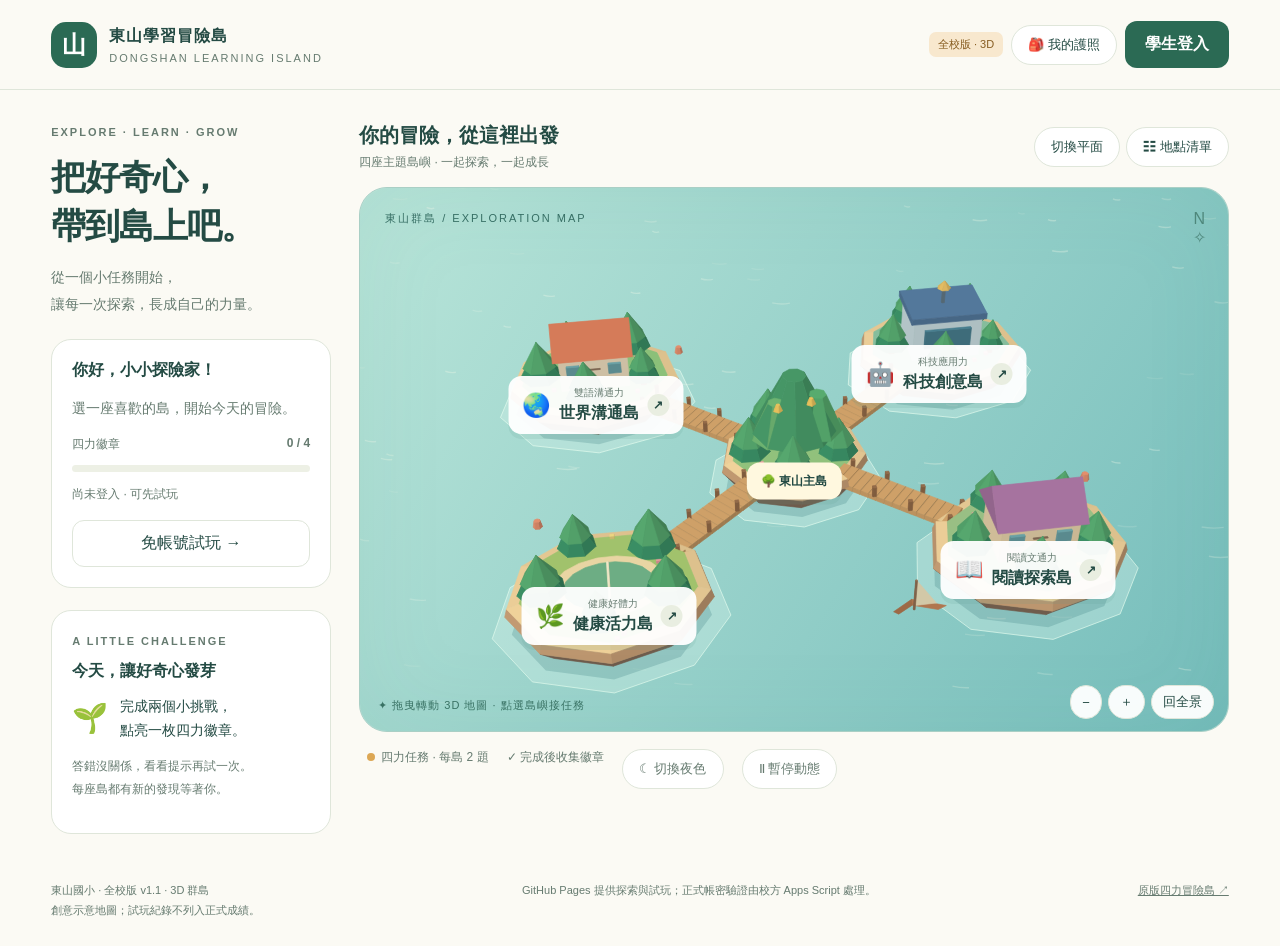
<file: school-v1/backend/Index.html>
<!doctype html>
<html lang="zh-Hant"><head><meta charset="utf-8"><meta name="viewport" content="width=device-width,initial-scale=1"><meta name="theme-color" content="#edf5ed"><title>東山學習冒險島｜3D 群島</title>
<style>
:root{--ink:#244b44;--muted:#667b70;--paper:#fbfaf4;--green:#2b6a54;--orange:#d97743;--line:#dfe6da}*{box-sizing:border-box}body{margin:0;background:var(--paper);color:var(--ink);font-family:"Noto Sans TC","Microsoft JhengHei",sans-serif}button,input,select{font:inherit}button,a,input,select{-webkit-tap-highlight-color:transparent}button{cursor:pointer}button:disabled{cursor:wait;opacity:.55}button:focus-visible,a:focus-visible{outline:3px solid #e99935;outline-offset:4px}button{color:inherit}header{height:90px;padding:0 4%;display:flex;align-items:center;justify-content:space-between;border-bottom:1px solid var(--line);gap:16px}.brand{display:flex;gap:12px;align-items:center;color:inherit;text-decoration:none;font-weight:800;letter-spacing:1px}.mark{width:46px;height:46px;display:grid;place-items:center;background:#2b6a54;color:#fff;border-radius:15px;font-size:24px}.brand small{display:block;font-size:11px;letter-spacing:2px;font-weight:400;margin-top:5px;color:var(--muted)}.tools{display:flex;gap:8px;align-items:center}.pill{border:1px solid var(--line);border-radius:24px;background:#fff;padding:10px 16px;font-size:13px}.primary{border:0;background:var(--green);color:white;border-radius:12px;padding:13px 20px;font-weight:700}.secondary{border:1px solid var(--line);background:white;border-radius:12px;padding:12px 18px}.eyebrow{font-size:11px;letter-spacing:2px;color:var(--muted);font-weight:700}.layout{display:grid;grid-template-columns:280px minmax(0,1fr);gap:28px;padding:32px 4%;max-width:1600px;margin:auto}.side h1{font-size:35px;line-height:1.4;letter-spacing:-1px;margin:12px 0}.side p{font-size:14px;color:var(--muted);line-height:1.9}.tag{display:inline-block;border-radius:7px;padding:5px 9px;background:#f8e8ce;color:#875d21;font-size:11px}.card{background:#fff;border:1px solid var(--line);border-radius:20px;padding:20px;margin-top:22px}.card h2{font-size:16px;margin:0 0 12px}.progress{height:7px;background:#edf0e5;border-radius:9px;overflow:hidden;margin:12px 0}.progress i{display:block;background:#dca754;height:100%;transition:width .5s}.stats{display:flex;justify-content:space-between;font-size:12px;color:var(--muted)}.challenge{display:flex;gap:12px;align-items:center;font-size:14px;line-height:1.7}.challenge span{font-size:29px}.small{font-size:12px!important;color:var(--muted);line-height:1.7}.maphead{display:flex;align-items:center;justify-content:space-between;gap:12px;margin:0 0 16px}.maphead h2{font-size:20px;margin:0 0 5px}.maphead p{font-size:12px;margin:0;color:var(--muted)}.ocean{position:relative;aspect-ratio:1100/690;background:#b5ded6;border-radius:28px;overflow:hidden;border:1px solid #aacfc5;transition:background .5s}.ocean:after{content:"";position:absolute;inset:0;pointer-events:none;box-shadow:inset 0 0 90px #3c8d8218;border-radius:28px}.world{position:absolute;width:100%;height:90%;top:0;left:0}.isle{position:absolute;border:0;background:#fffffff2;border-radius:13px;padding:10px 14px;box-shadow:0 5px 0 #5e9c8b24;display:flex;gap:8px;align-items:center;transform:translate(-50%,-50%);white-space:nowrap;font-weight:700;transition:margin .2s}.isle:hover{margin-top:-5px}.isle small{display:block;font-weight:400;font-size:10px;color:var(--muted);margin-bottom:3px}.isle .icon{font-size:23px}.isle b{border-radius:50%;width:22px;height:22px;display:grid;place-items:center;background:#e9eee1;font-size:12px}.isle.done b{background:var(--green);color:white}.p0{left:26%;top:35%}.p1{left:74%;top:35%}.p2{left:26%;top:74%}.p3{left:74%;top:74%}.home{left:50%;top:53%;font-size:12px;background:#fff8df}.mapstamp{position:absolute;top:23px;left:25px;font-size:11px;letter-spacing:2px;color:#366e64}.compass{position:absolute;right:22px;top:22px;text-align:center;color:#4e877b}.mapnote{position:absolute;bottom:18px;left:0;right:0;text-align:center;font-size:11px;letter-spacing:1px;color:#397264}.legend{display:flex;gap:18px;flex-wrap:wrap;padding:17px 8px;font-size:12px;color:var(--muted)}.legend i{display:inline-block;width:8px;height:8px;border-radius:50%;background:#dca754;margin-right:6px}.tasklist{display:grid;grid-template-columns:1fr 1fr;gap:12px;margin-top:12px}.tasklist[hidden]{display:none}.taskitem{text-align:left;background:white;border:1px solid var(--line);border-radius:15px;padding:16px}.taskitem small{display:block;margin-top:8px;color:var(--muted)}footer{padding:15px 4% 25px;display:flex;justify-content:space-between;gap:15px;color:var(--muted);font-size:11px;line-height:1.8}footer a{color:inherit}.night{background:#3f6977}.night .world{filter:brightness(.76) saturate(.85)}.cloud{animation:float 6s ease-in-out infinite}.paused .cloud{animation:none}@keyframes float{50%{transform:translateX(10px)}}@media(prefers-reduced-motion:reduce){*{animation:none!important;transition:none!important}}dialog{border:0;border-radius:25px;padding:30px;width:min(540px,92vw);max-height:90dvh;color:var(--ink);box-shadow:0 30px 100px #13372e33}dialog::backdrop{background:#143c3666;backdrop-filter:blur(5px)}.close{float:right;border:0;background:#eef2e8;border-radius:50%;width:32px;height:32px}.modalicon{font-size:45px;margin:8px 0 14px}dialog h2{font-size:25px;line-height:1.5;margin:12px 0}dialog p{line-height:1.9;font-size:14px;color:var(--muted)}.field{display:block;font-size:13px;font-weight:700;margin-top:16px}.field input,.field select{display:block;width:100%;margin-top:8px;border:1px solid #cbd7cc;border-radius:10px;padding:12px;background:white;color:var(--ink)}.actions{display:flex;gap:10px;flex-wrap:wrap;margin-top:20px}.notice{padding:13px 15px;background:#f7f0dc;border-radius:12px;font-size:13px;line-height:1.8;margin:14px 0}.answer{display:block;width:100%;border:1px solid #dce5da;border-radius:12px;padding:14px;background:#fff;text-align:left;margin:10px 0}.answer:hover{background:#f1f5e9}.bad{color:#a34835}.good{color:#2b6a54}.stamps{display:grid;grid-template-columns:1fr 1fr;gap:12px}.stamp{padding:20px 10px;background:#f1f3ea;border-radius:15px;text-align:center;line-height:1.8}.stamp span{display:block;font-size:32px}.stamp.locked{opacity:.5}.stamp small{display:block;font-size:11px}.status{min-height:24px;font-size:13px;line-height:1.8;margin-top:12px}.full{width:100%;margin-top:16px}.sr{position:absolute;width:1px;height:1px;overflow:hidden;clip-path:inset(50%)}@media(max-width:1000px){.layout{grid-template-columns:220px minmax(0,1fr);gap:18px}.side h1{font-size:29px}.isle{padding:8px;font-size:12px;gap:5px}.isle .icon{font-size:18px}.isle b{display:none}}@media(max-width:740px){header{height:auto;min-height:80px;padding:15px 5%;flex-wrap:wrap}.brand{font-size:15px}.tools{width:100%;justify-content:flex-end}.layout{display:block;padding:25px 5%}.side h1{font-size:29px}.side h1 br{display:none}.side>.card{display:none}.side>p{margin-bottom:20px}.maphead{margin-top:20px}.ocean{aspect-ratio:1/1.04;border-radius:20px}.world{height:100%;width:125%;left:-12.5%;top:-3%}.p0{left:22%;top:33%}.p1{left:78%;top:33%}.p2{left:22%;top:73%}.p3{left:78%;top:73%}.isle{font-size:11px;padding:8px 7px}.isle small{font-size:9px}.isle .icon{font-size:16px}.home{top:51%;font-size:11px}.mapstamp{top:18px;left:18px;font-size:9px}.tasklist{grid-template-columns:1fr}footer{flex-direction:column;padding:0 5% 25px}.maphead h2{font-size:18px}.pill{font-size:12px;padding:9px 12px}}
#islandScene,.scene-tools{display:none}.scene-ready:not(.flat-view) .world{display:none}.scene-ready:not(.flat-view) #islandScene{display:block;position:absolute;inset:0;width:100%;height:100%;cursor:grab;touch-action:none}.scene-ready #islandScene.dragging{cursor:grabbing}#islandScene:focus-visible{outline:3px solid #e99935;outline-offset:-5px}.scene-ready .mapstamp,.scene-ready .compass,.scene-ready .mapnote{z-index:100;pointer-events:none}.scene-ready:not(.flat-view) .scene-tools{display:flex;gap:6px;position:absolute;right:14px;bottom:12px;z-index:101}.scene-tools button{padding:7px 11px;background:#fffffff2}.scene-ready:not(.flat-view) .mapnote{text-align:left;left:18px;right:150px}.night .mapstamp,.night .compass,.night .mapnote{color:#e1f4eb}.map-buttons{display:flex;flex-wrap:wrap;justify-content:flex-end;gap:6px}@media(max-width:740px){.scene-ready:not(.flat-view) .mapnote{bottom:54px;right:15px}.scene-ready:not(.flat-view) .scene-tools{right:12px}.scene-ready:not(.flat-view) .isle{font-size:11px}}</style></head><body>
<header><a class="brand" href="./"><span class="mark">山</span><span>東山學習冒險島<small>DONGSHAN LEARNING ISLAND</small></span></a><div class="tools"><span class="tag" id="modeTag">全校版 · 3D</span><button class="pill" id="passport">🎒 我的護照</button><button class="primary" id="loginOpen">學生登入</button></div></header>
<main class="layout"><aside class="side"><span class="eyebrow">EXPLORE · LEARN · GROW</span><h1>把好奇心，<br>帶到島上吧。</h1><p>從一個小任務開始，<br>讓每一次探索，長成自己的力量。</p><div class="card"><h2 id="greeting">你好，小小探險家！</h2><p id="identity">選一座喜歡的島，開始今天的冒險。</p><div class="stats"><span>四力徽章</span><b id="count">0 / 4</b></div><div class="progress"><i id="bar" style="width:0%"></i></div><span class="small" id="saveHint">尚未登入 · 可先試玩</span><button class="secondary full" id="demoOpen">免帳號試玩 →</button></div><div class="card"><span class="eyebrow">A LITTLE CHALLENGE</span><h2 style="margin-top:12px">今天，讓好奇心發芽</h2><div class="challenge"><span>🌱</span><div>完成兩個小挑戰，<br>點亮一枚四力徽章。</div></div><p class="small">答錯沒關係，看看提示再試一次。<br>每座島都有新的發現等著你。</p></div></aside>
<section aria-labelledby="mapTitle"><div class="maphead"><div><h2 id="mapTitle">你的冒險，從這裡出發</h2><p>四座主題島嶼 · 一起探索，一起成長</p></div><div class="map-buttons"><button class="pill" id="mapView" aria-pressed="false" hidden>切換平面</button><button class="pill" id="listToggle" aria-expanded="false">☷ 地點清單</button></div></div><div class="ocean" id="ocean"><canvas id="islandScene" tabindex="0" aria-label="3D 東山群島。拖曳或按方向鍵旋轉，按加減鍵縮放。"></canvas><div class="scene-tools" role="group" aria-label="3D 視角操作"><button class="pill" id="zoomOut" aria-label="縮小">−</button><button class="pill" id="zoomIn" aria-label="放大">＋</button><button class="pill" id="resetView">回全景</button></div><span class="mapstamp">東山群島 / EXPLORATION MAP</span><span class="compass">N<br>✧</span>
<svg class="world" viewBox="0 0 1100 620" role="img" aria-label="四座學習島以木橋連接中央東山主島的示意地圖"><defs><pattern id="water" width="110" height="85" patternUnits="userSpaceOnUse"><path d="M10 28q9 6 18 0m45 35q9 6 18 0" fill="none" stroke="#80c9ca" stroke-width="2" opacity=".45"/></pattern><g id="island"><path d="M-135-2 -82-69 42-84 130-28 117 57 20 93-104 60Z" fill="#7cb8a4"/><path d="M-135-17 -82-84 42-99 130-43 117 42 20 78-104 45Z" fill="#fff2cc"/><path d="M-115-22 -74-68 39-82 109-40 100 29 18 61-88 34Z" fill="#b9dba0"/></g><g id="tree"><path d="M0 0v-23" stroke="#987954" stroke-width="6"/><path d="M-17-20 -13-43 3-52 20-32 13-15Z" fill="#42866d"/><path d="M3-52 3-17 20-32Z" fill="#66a27b"/></g><g id="house"><path d="M-34-5v-48h68v48Z" fill="#fff9e9"/><path d="M-43-52 0-84 43-52Z" fill="#e1946e"/><path d="M0-84 0-52h43Z" fill="#c87559"/><path d="M-9-5v-26H9v26" fill="#7a9784"/><path d="M-25-40h10v11h-10m30-11h10v11H15" fill="#8dbbbb"/></g></defs><path fill="url(#water)" d="M0 0h1100v620H0z"/><g fill="none" stroke="#ba9365" stroke-width="21"><path d="M310 180 540 300 790 180M300 450 540 300 790 450"/></g><g fill="none" stroke="#f3d4a1" stroke-width="15" stroke-dasharray="4 3"><path d="M310 180 540 300 790 180M300 450 540 300 790 450"/></g><g transform="translate(290 180)"><use href="#island"/><use href="#house" transform="translate(0 -8)"/><use href="#tree" transform="translate(-75 5)"/><use href="#tree" transform="translate(75 -5)"/><path d="M-8-93v-30m0 0h28l-7 10H-8" stroke="#587d8d" stroke-width="3" fill="#f2bf56"/></g><g transform="translate(810 180)"><use href="#island"/><path d="M-45-15v-63h90v63Z" fill="#e9f2e4"/><path d="M-52-78 0-100 52-78Z" fill="#8ca5c8"/><path d="M-29-60h58v24h-58Z" fill="#496877"/><path d="M-18-49h9m18 0h9" stroke="#b4dfc3" stroke-width="5"/><use href="#tree" transform="translate(-85 4)"/><use href="#tree" transform="translate(76 15)"/></g><g transform="translate(290 440)"><use href="#island"/><ellipse cy="-16" rx="65" ry="35" fill="#f4f3d6"/><ellipse cy="-16" rx="47" ry="23" fill="#91ba83"/><use href="#tree" transform="translate(-88 -12)"/><use href="#tree" transform="translate(70 -30)"/><circle cx="5" cy="-21" r="11" fill="#f5ce76"/><path d="M-2-27 11-17m-11 7 10-20" stroke="#fff" stroke-width="2"/></g><g transform="translate(810 440)"><use href="#island"/><use href="#house" transform="translate(0 -4)"/><path d="M-38-56 0-88 38-56" fill="#b986a7"/><path d="M-38-56 0-88 38-56" fill="none" stroke="#b986a7" stroke-width="8"/><use href="#tree" transform="translate(-78 5)"/><use href="#tree" transform="translate(80 -5)"/></g><g transform="translate(550 310)"><use href="#island" transform="scale(.92)"/><path d="M0 5v-65" stroke="#92724e" stroke-width="13"/><circle cx="0" cy="-78" r="43" fill="#51916a"/><circle cx="-27" cy="-62" r="26" fill="#76a67c"/><circle cx="31" cy="-62" r="29" fill="#66a275"/><g fill="#f9cf71"><circle cx="-20" cy="-88" r="7"/><circle cx="17" cy="-69" r="7"/><circle cx="3" cy="-104" r="7"/></g></g><g class="cloud" fill="#fff" opacity=".6"><path d="M20 130q-20-35 20-36 15-32 44-10 40-3 38 25Z"/><path d="M966 355q-20-35 20-36 15-32 44-10 40-3 38 25Z"/></g><g fill="#628f8e" font-size="22"><text x="66" y="520">⌁</text><text x="975" y="80">⌁</text></g></svg>
<button class="isle p0" data-island="0"><span class="icon">🌏</span><span><small>雙語溝通力</small>世界溝通島</span><b>↗</b></button><button class="isle p1" data-island="1"><span class="icon">🤖</span><span><small>科技應用力</small>科技創意島</span><b>↗</b></button><button class="isle p2" data-island="2"><span class="icon">🌿</span><span><small>健康好體力</small>健康活力島</span><b>↗</b></button><button class="isle p3" data-island="3"><span class="icon">📖</span><span><small>閱讀文通力</small>閱讀探索島</span><b>↗</b></button><button class="isle home" id="home">🌳 東山主島</button><span class="mapnote">✦ 拖曳轉動 3D 地圖 · 點選島嶼接任務</span></div><div class="legend"><span><i></i>四力任務 · 每島 2 題</span><span>✓ 完成後收集徽章</span><button id="night" class="pill" aria-pressed="false">☾ 切換夜色</button><button id="motion" class="pill" aria-pressed="false">Ⅱ 暫停動態</button></div><div class="tasklist" id="tasklist" hidden></div></section></main>
<footer><span>東山國小 · 全校版 v1.1 · 3D 群島<br>創意示意地圖；試玩紀錄不列入正式成績。</span><span id="footerHint">GitHub Pages 提供探索與試玩；正式帳密驗證由校方 Apps Script 處理。</span><a href="../">原版四力冒險島 ↗</a></footer>
<dialog id="modal"><button class="close" id="close" aria-label="關閉視窗">×</button><div id="modalBody"></div></dialog>
<script>window.ISLAND_CONFIG={loginUrl:""};</script><script>
'use strict';
const TASKS=[
{name:'世界溝通島',icon:'🌏',power:'雙語溝通力',badge:'友善溝通家',intro:'新朋友來到東山，練習用英語送上一份歡迎。',questions:[{q:'第一次見面，可以說哪一句？',a:['Hello! Nice to meet you.','Goodbye!','Good night!'],correct:0,hint:'Hello 是見面時的問候；Nice to meet you 表示很高興認識你。'},{q:'「歡迎來到我們的學校」怎麼說？',a:['I like apples.','Welcome to our school!','This is my pencil.'],correct:1,hint:'Welcome 是歡迎，our school 是我們的學校。'}]},
{name:'科技創意島',icon:'🤖',power:'科技應用力',badge:'科技小創客',intro:'幫機器人安排步驟，也練習當一位聰明的 AI 使用者。',questions:[{q:'先拿種子，再放進花盆，正確順序是？',a:['放進花盆 → 拿起種子','拿起種子 → 放進花盆','一直放進花盆'],correct:1,hint:'程式需要清楚的先後順序，先拿到種子才能放進花盆。'},{q:'AI 說了一個你不熟悉的事實，應該？',a:['立刻分享','認為一定正確','找可靠來源或請老師確認'],correct:2,hint:'AI 可能出錯。查證來源，才能讓資訊更可靠。'}]},
{name:'健康活力島',icon:'🌿',power:'健康好體力',badge:'活力守護者',intro:'用日常的小選擇，照顧自己、同學與周圍的環境。',questions:[{q:'下課想活動身體，哪一個選擇比較好？',a:['在走廊追逐','到合適的活動區走走伸展','一直坐著玩平板'],correct:1,hint:'在適合的區域活動，兼顧運動與安全。'},{q:'看到不認識的野果，應該？',a:['觀察記錄，請老師協助辨認','摘下來吃','請同學先試吃'],correct:0,hint:'不隨意摘食陌生植物，可以先拍照或畫下來，詢問老師。'}]},
{name:'閱讀探索島',icon:'📖',power:'閱讀文通力',badge:'閱讀尋寶家',intro:'小禾先到圖書館借植物圖鑑，再到樹下觀察葉子，把形狀畫進筆記本。',questions:[{q:'小禾在觀察葉子前做了什麼？',a:['先回家','借植物圖鑑','把葉子全摘下來'],correct:1,hint:'回到故事，找「先」和「再」：先借圖鑑，再觀察。'},{q:'植物圖鑑可以怎麼幫助小禾？',a:['協助比較葉子特徵','取代所有實際觀察','讓所有葉子變一樣'],correct:0,hint:'書本資料可以和實際觀察互相比較，幫助尋找線索。'}]}
];
const $=s=>document.querySelector(s),dialog=$('#modal'),body=$('#modalBody');
const IS_GAS=typeof google!=='undefined'&&google.script&&google.script.run;
let user=null,token=null,earned=[],demo=false,current=0,step=0,answers=[],returnFocus=null,busy=false,epoch=0;
function esc(s){return String(s).replace(/[&<>"']/g,c=>({'&':'&amp;','<':'&lt;','>':'&gt;','"':'&quot;',"'":'&#39;'}[c]));}
function show(html){returnFocus=dialog.open?returnFocus:document.activeElement;body.innerHTML=html;if(!dialog.open)dialog.showModal();$('#close').focus();}
$('#close').onclick=()=>{if(!busy)dialog.close()};dialog.addEventListener('cancel',e=>{if(busy)e.preventDefault()});dialog.addEventListener('close',()=>returnFocus?.focus());
function rpc(name,...args){return new Promise((resolve,reject)=>{if(!IS_GAS)return reject(new Error('正式登入服務尚未設定。'));google.script.run.withSuccessHandler(resolve).withFailureHandler(()=>reject(new Error('服務暫時無法連線，請稍後再試。')))[name](...args);});}
function render(){
 $('#modeTag').textContent=user?'學生已登入':demo?'試玩模式':'全校版 · 3D';$('#loginOpen').textContent=user?'登出':'學生登入';
 $('#greeting').textContent=user?'你好，'+user.name+'！':demo?'你好，試玩探險家！':'你好，小小探險家！';
 $('#identity').textContent=user?user.classCode+' 班 · '+user.seat+' 號':'選一座喜歡的島，開始今天的冒險。';
 $('#saveHint').textContent=user?'正式紀錄 · 已同步雲端':demo?'試玩紀錄 · 僅此瀏覽器':'尚未登入 · 可先試玩';
 $('#demoOpen').hidden=!!user||demo;$('#count').textContent=earned.length+' / 4';$('#bar').style.width=earned.length*25+'%';
 document.querySelectorAll('.isle[data-island]').forEach(b=>{const done=earned.includes(+b.dataset.island);b.classList.toggle('done',done);b.querySelector('b').textContent=done?'✓':'↗';});
 $('#tasklist').innerHTML=TASKS.map((t,i)=>`<button class="taskitem" data-island="${i}">${t.icon} ${t.name}<small>${earned.includes(i)?'✓ 已收集徽章 · 可再挑戰':t.power+' · 2 個小挑戰'}</small></button>`).join('');
}
function enterDemo(){epoch++;user=null;token=null;demo=true;try{const a=JSON.parse(localStorage.getItem('dsps-school-v1-demo')||'[]');earned=Array.isArray(a)?[...new Set(a.filter(n=>Number.isInteger(n)&&n>=0&&n<4))]:[];}catch{earned=[]}render();dialog.close();}
function login(){
 if(user){show('<div class="modalicon">👋</div><h2>結束這次冒險？</h2><p>正式進度已儲存在雲端。離開共用電腦前，記得登出。</p><button class="primary" id="logout">確認登出</button><div class="status" id="status" role="status"></div>');$('#logout').onclick=async()=>{busy=true;try{await rpc('logout',token);epoch++;user=null;token=null;demo=false;earned=[];render();dialog.close();}catch(e){$('#status').textContent=e.message;}finally{busy=false;}};return;}
 const years=['一','二','三','四','五','六'];let options='<option value="">請選擇班級</option>';for(let y=1;y<=6;y++)for(let c=1;c<=2;c++){const code=y+'0'+c;options+=`<option value="${code}">${years[y-1]}年${c===1?'甲':'乙'}班（${code}）</option>`;}
 show(`<div class="modalicon">🎒</div><span class="eyebrow">WELCOME, EXPLORER</span><h2>準備好，登島探險！</h2><p>先選班級，再輸入你的 EIP 帳號與密碼。</p><form id="loginForm"><label class="field">班級<select id="classCode" required>${options}</select></label><label class="field">EIP 帳號<input id="account" autocomplete="username" maxlength="100" required ${IS_GAS?'':'disabled'}></label><label class="field">EIP 密碼<input id="password" type="password" autocomplete="current-password" maxlength="128" required ${IS_GAS?'':'disabled'}></label><div class="status" id="status" role="status" aria-live="polite"></div><button class="primary full" id="submitLogin" ${IS_GAS?'':'disabled'}>登入冒險島 →</button></form><div class="notice">${IS_GAS?'系統只比對你選擇的班級分頁。使用共用電腦，離開前請登出。':'此頁為公開試玩入口，尚未連接正式驗證服務，不收取真實帳密。'}</div><div class="actions"><button class="secondary" id="tryDemo">先試玩看看</button>${!IS_GAS?'<button class="secondary" id="formalLink">前往正式登入 ↗</button>':''}</div>`);
 $('#tryDemo').onclick=enterDemo;
 if(!IS_GAS)$('#formalLink').onclick=()=>{const url=window.ISLAND_CONFIG?.loginUrl||'';if(/^https:\/\/script\.google\.com\/macros\/s\/[\w-]+\/exec$/.test(url))window.open(url,'_blank','noopener');else $('#status').textContent='校方尚未部署正式登入服務，目前請使用試玩模式。';};
 $('#loginForm').onsubmit=async e=>{e.preventDefault();if(!IS_GAS||busy)return;busy=true;$('#submitLogin').disabled=true;$('#status').textContent='正在確認班級與帳號…';const pw=$('#password');try{const r=await rpc('login',$('#classCode').value,$('#account').value,pw.value);pw.value='';if(!r.ok){$('#status').textContent=r.message;return;}epoch++;user=r.user;token=r.token;earned=r.earned;demo=false;render();dialog.close();}catch(e){pw.value='';$('#status').textContent=e.message;}finally{busy=false;if($('#submitLogin'))$('#submitLogin').disabled=false;}};
}
function island(i){if(!user&&!demo){login();return;}current=i;step=0;answers=[];const t=TASKS[i];show(`<div class="modalicon">${t.icon}</div><span class="eyebrow">${t.power} · ${demo?'試玩':'正式'}任務</span><h2>${t.name}</h2><p>${t.intro}</p><div class="notice">完成兩個小挑戰，就能獲得「${t.badge}」徽章。答錯可以再試！</div><button class="primary" id="begin">開始挑戰 →</button>`);$('#begin').onclick=question;}
function question(){const t=TASKS[current],q=t.questions[step];show(`<span class="eyebrow">${t.icon} ${t.name} · ${step+1} / 2</span><h2>${q.q}</h2>${current===3?'<p>'+t.intro+'</p>':''}<div>${q.a.map((a,i)=>`<button class="answer" data-answer="${i}">${'ABC'[i]}. ${a}</button>`).join('')}</div><div id="feedback" class="status" role="status" aria-live="polite"></div><div class="actions" id="nextArea"></div>`);body.querySelectorAll('[data-answer]').forEach(b=>b.onclick=()=>{const a=+b.dataset.answer;if(a!==q.correct){$('#feedback').className='status bad';$('#feedback').textContent='再試一次：'+q.hint;return;}answers[step]=a;body.querySelectorAll('[data-answer]').forEach(v=>v.disabled=true);$('#feedback').className='status good';$('#feedback').textContent='答對了！'+q.hint;$('#nextArea').innerHTML='<button class="primary" id="next">'+(step===1?'收集徽章 ✦':'下一題 →')+'</button>';$('#next').onclick=async()=>{if(busy)return;if(step===0){step++;question();return;}busy=true;$('#next').disabled=true;const requestEpoch=epoch;try{if(user){const r=await rpc('completeTask',token,current,answers);if(!r.ok)throw new Error(r.message);if(requestEpoch!==epoch)return;earned=r.earned;}else{if(!earned.includes(current))earned.push(current);try{localStorage.setItem('dsps-school-v1-demo',JSON.stringify(earned));}catch{}}render();show(`<div class="modalicon">${t.icon} ✦</div><span class="eyebrow">MISSION COMPLETE</span><h2>獲得「${t.badge}」！</h2><p>你點亮了${t.power}。今天的努力，讓成長樹又多了一份能量。</p><div class="notice">${demo?'這是試玩徽章，僅儲存在此瀏覽器，不列入正式紀錄。':'你的任務成果已儲存在雲端，不會重複發放徽章。'}</div><button class="primary" id="back">回到地圖 →</button>`);$('#back').onclick=()=>dialog.close();}catch(e){$('#feedback').textContent=e.message;$('#next').disabled=false;}finally{busy=false;}};});}
function passport(){show(`<div class="modalicon">🎒</div><span class="eyebrow">MY EXPLORATION PASSPORT</span><h2>${user?esc(user.name)+'的':'我的'}冒險護照</h2><p>${user?'正式紀錄':demo?'試玩紀錄':'尚未登入'} · 已收集 ${earned.length} / 4 枚徽章</p><div class="stamps">${TASKS.map((t,i)=>`<div class="stamp ${earned.includes(i)?'':'locked'}"><span>${earned.includes(i)?t.icon:'◇'}</span><b>${t.badge}</b><small>${earned.includes(i)?'✓ 已收集':t.power+' · 等你探索'}</small></div>`).join('')}</div><p class="small">${user?'登入狀態最長一小時；重新整理後請重新登入，正式徽章仍會保留。':'試玩與正式進度分開保存。試玩進度不會轉入正式帳號。'}</p>${demo?'<button class="secondary" id="resetDemo">清除試玩進度</button>':''}`);if(demo)$('#resetDemo').onclick=()=>{show('<h2>重新開始試玩？</h2><p>會清除此瀏覽器的四枚試玩徽章，不影響正式學生紀錄。</p><button class="primary" id="confirmReset">確認清除試玩徽章</button>');$('#confirmReset').onclick=()=>{earned=[];try{localStorage.removeItem('dsps-school-v1-demo');}catch{}render();passport();};};}
document.addEventListener('click',e=>{const b=e.target.closest('[data-island]');if(b)island(+b.dataset.island);});$('#loginOpen').onclick=login;$('#demoOpen').onclick=enterDemo;$('#passport').onclick=passport;
$('#listToggle').onclick=()=>{const l=$('#tasklist');l.hidden=!l.hidden;$('#listToggle').setAttribute('aria-expanded',String(!l.hidden));};$('#night').onclick=()=>{const on=$('#ocean').classList.toggle('night');$('#night').setAttribute('aria-pressed',String(on));$('#night').textContent=on?'☀ 回到白天':'☾ 切換夜色';};$('#motion').onclick=()=>{const on=$('#ocean').classList.toggle('paused');$('#motion').setAttribute('aria-pressed',String(on));$('#motion').textContent=on?'▶ 開啟動態':'Ⅱ 暫停動態';};$('#home').onclick=()=>show('<div class="modalicon">🌳</div><span class="eyebrow">GROW TOGETHER</span><h2>歡迎來到東山主島</h2><p>從雙語、科技、健康與閱讀出發，練習自發探索、互動學習與共好。這是全校冒險島的第一版，現在可以完成四島的八個示範挑戰。</p><div class="notice">本版提供四力徽章與進度紀錄。尚未加入多人連線、教師派任務及校內點數兌換。</div>');render();
</script><script>
(() => {
  const ocean = document.querySelector('#ocean');
  const canvas = document.querySelector('#islandScene');
  const ctx = canvas.getContext('2d');
  if (!ctx || typeof ResizeObserver === 'undefined') return;
  const labels = [...ocean.querySelectorAll('.isle')];
  const terrain = [], objects = [];
  const sites = [[-6.4,-5.5],[6.4,-5.5],[-6.4,5.5],[6.4,5.5],[0,0]];
  const colors = ['#91c97e','#8bc6a3','#a8cb71','#a0c88a','#98ca82'];
  let seed = 415;
  const rand = () => ((seed = (seed * 1664525 + 1013904223) >>> 0) / 4294967296);
  const rgb = hex => [1,3,5].map(i => parseInt(hex.slice(i,i+2),16));
  function face(group, vertices, color) {
    const [a,b,c] = vertices;
    const u = b.map((v,i)=>v-a[i]), v = c.map((n,i)=>n-a[i]);
    const n = [u[1]*v[2]-u[2]*v[1],u[2]*v[0]-u[0]*v[2],u[0]*v[1]-u[1]*v[0]];
    const length = Math.hypot(...n) || 1;
    const light = .73 + .27*Math.max(0,(n[0]*-.42+n[1]*.84+n[2]*.34)/length);
    group.push({vertices, normal:n, color:rgb(color).map(c=>Math.round(c*light))});
  }
  function ring(x,y,z,r,sides,phase=0,stretch=1) {
    return Array.from({length:sides},(_,i)=>{
      const a=phase-i*Math.PI*2/sides;
      return [x+r*Math.cos(a),y,z+r*Math.sin(a)*stretch];
    });
  }
  function layer(group, top, bottom, color, cap) {
    if(cap)face(group,top,cap);
    top.forEach((p,i)=>{
      const j=(i+1)%top.length;
      face(group,[p,bottom[i],bottom[j],top[j]],color);
    });
  }
  function box(group,x,y,z,w,h,d,color,angle=0) {
    const corners=[[-w/2,-d/2],[-w/2,d/2],[w/2,d/2],[w/2,-d/2]];
    const points = height=>corners.map(([a,b])=>[x+a*Math.cos(angle)-b*Math.sin(angle),height,z+a*Math.sin(angle)+b*Math.cos(angle)]);
    layer(group,points(y+h),points(y),color,color);
  }
  function cone(x,y,z,r,h,color,sides=7,upper=0) {
    const low=ring(x,y,z,r,sides,.28);
    if(upper) layer(objects,ring(x,y+h,z,upper,sides,.28),low,color,color);
    else low.forEach((p,i)=>face(objects,[[x,y+h,z],p,low[(i+1)%sides]],color));
  }
  function tree(x,z,s=1) {
    box(objects,x,1.16,z,.24*s,.73*s,.24*s,'#a1714c');
    cone(x,1.52,z,.78*s,1.35*s,'#3c9368');
    cone(x,1.94,z,.62*s,1.04*s,'#59ad72');
  }
  function house(x,z,roofColor,wall='#f9e8c7') {
    box(objects,x,1.16,z,2.4,1.32,1.7,wall);
    const a=[x-1.39,2.48,z-1.02], b=[x+1.39,2.48,z-1.02], c=[x+1.39,2.48,z+1.02], d=[x-1.39,2.48,z+1.02];
    const e=[x-1.39,3.46,z], f=[x+1.39,3.46,z];
    face(objects,[a,e,f,b],roofColor);face(objects,[e,d,c,f],roofColor);
    face(objects,[a,d,e],roofColor);face(objects,[b,f,c],roofColor);
    box(objects,x,1.16,z+.87,.45,.83,.07,'#806754');
    for(const dx of [-.73,.73])box(objects,x+dx,1.79,z+.87,.44,.39,.08,'#6da8ad');
  }
  sites.forEach(([x,z],i)=>{
    const r=i===4?2.48:3.1;
    const shell=ring(x,.18,z,r*.84,9,.2,.87);
    const rim=ring(x,.76,z,r,9,.2,.87);
    const top=ring(x,1.06,z,r*.97,9,.2,.87);
    const grass=ring(x,1.16,z,r*.85,9,.2,.87);
    layer(terrain,rim,shell,'#987e68');
    layer(terrain,top,rim,'#d0a57a');
    layer(terrain,grass,top,'#f2d39b',colors[i]);
    for(let j=0;j<5;j++){
      const a=(j/5)*Math.PI*2+.48;
      tree(x+Math.cos(a)*r*.62,z+Math.sin(a)*r*.56,.58+rand()*.38);
    }
    for(let j=0;j<9;j++){
      const a=rand()*Math.PI*2, d=r*(.52+rand()*.2);
      box(objects,x+Math.cos(a)*d,1.16,z+Math.sin(a)*d,.12,.08,.12,j%2?'#f7df86':'#f5a7a7');
    }
  });
  for(const [x,z] of sites.slice(0,4)){
    const length=Math.hypot(x,z), dx=x/length,dz=z/length;
    const angle=Math.atan2(dz,dx)+Math.PI/2;
    for(let t=1.8;t<length-2.3;t+=.29){
      box(terrain,dx*t,.81,dz*t,.95,.16,.265,'#d7a76d',angle);
    }
    for(const t of [2.02,3.3,4.6,length-2.45]){
      for(const side of [-1,1]){
        box(terrain,dx*t+side*dz*.43,.95,dz*t-side*dx*.43,.11,.37,.11,'#9a704c');
      }
    }
  }
  house(-6.4,-5.5,'#df805d');
  box(objects,6.4,1.16,-5.5,2.5,1.6,1.85,'#d4e8ec');
  box(objects,6.4,2.76,-5.5,2.77,.22,2.04,'#577da2');
  box(objects,6.4,1.68,-4.53,1.7,.74,.09,'#4b8494');
  box(objects,6.4,2.98,-5.5,.09,.64,.09,'#677f8c');
  cone(6.4,3.59,-5.5,.24,.28,'#e8bf64');
  face(objects,ring(-6.4,1.18,5.5,1.68,18,0,.75),'#f2dfaa');
  face(objects,ring(-6.4,1.19,5.5,1.33,18,0,.75),'#72b58a');
  box(objects,-6.4,1.19,5.5,.05,.018,1.99,'#faf1cf');
  house(6.4,5.5,'#ad78a6','#f5dfb4');
  box(objects,0,1.16,0,.53,1.46,.53,'#94724f');
  cone(0,2.1,0,1.39,2.1,'#4a9e6b',9,.38);
  cone(-.66,2.09,.32,.79,1.35,'#73bc77',7,.24);
  cone(.73,2.19,.24,.84,1.37,'#5bb373',7,.28);
  for(const [x,z,y] of [[-.6,.5,3.25],[.45,.65,3.5],[.15,-.43,3.77]]){
    cone(x,y,z,.15,.22,'#f6cd62',5,.06);
  }
  // A small sailboat and buoys give the water a sense of scale.
  const boat = [[1.9,.15,6.9],[2.55,.15,6.48],[3.52,.15,6.9],[2.55,.15,7.32]];
  layer(objects,boat,boat.map(([x,,z])=>[2.55+(x-2.55)*.75,.02,6.9+(z-6.9)*.72]),'#b57951','#f0c993');
  box(objects,2.53,.15,6.9,.045,1.2,.045,'#9a7658');
  const sail=[[2.56,.31,6.9],[3.2,.31,6.9],[2.56,1.31,6.9]];
  face(objects,sail,'#fff3cb');
  face(objects,[...sail].reverse(),'#fff3cb');
  for(const [x,z] of [[-3.2,-8.2],[9.7,1.7],[-8.6,1.2]])cone(x,.03,z,.15,.24,'#ed9471',7,.1);
  const waves = Array.from({length:170},()=>[(rand()-.5)*54,(rand()-.5)*54,.25+rand()*.47,rand()*Math.PI*2]);
  let yaw=-.16, pitch=.67, zoom=1, width=0,height=0, frame=0, animation=0;
  let drag=null, lastFrame=0;
  const reduced=matchMedia('(prefers-reduced-motion: reduce)');
  function draw(time=0){
    if(!width || !height)return;
    const night=ocean.classList.contains('night'), paused=ocean.classList.contains('paused')||reduced.matches;
    const cy=Math.cos(yaw), sy=Math.sin(yaw), cp=Math.cos(pitch), sp=Math.sin(pitch);
    const scale=Math.min(width/25,height/18.2)*zoom;
    function project([x,y,z]){
      const a=x*cy-z*sy, b=x*sy+z*cy;
      const depth=b*cp+(y-1)*sp, k=42/(42-depth);
      return [width/2+a*scale*k,height*.49+(b*sp-(y-1)*cp)*scale*k,depth];
    }
    const eye=[42*cp*sy,1+42*sp,42*cp*cy];
    const sea=ctx.createLinearGradient(0,0,width,height);
    sea.addColorStop(0,night?'#1c415b':'#b9e5d9');sea.addColorStop(1,night?'#386c81':'#75bdbb');
    ctx.fillStyle=sea;ctx.fillRect(0,0,width,height);
    ctx.lineWidth=1.4;
    waves.forEach(([x,z,l,phase])=>{
      const a=project([x,0,z]), b=project([x+l,0,z+.13]);
      if(a[0]<-20||a[0]>width+20||a[1]<-20||a[1]>height+20)return;
      const opacity=.19+.1*Math.sin(phase+(paused?0:time/950));
      ctx.strokeStyle=night?'rgba(162,218,236,'+opacity+')':'rgba(255,255,238,'+opacity+')';
      ctx.beginPath();ctx.moveTo(a[0],a[1]);ctx.quadraticCurveTo((a[0]+b[0])/2,a[1]+2,b[0],b[1]);ctx.stroke();
    });
    // Draw a submerged shoreline and a thin foam edge in world space.
    for(const [i,[x,z]] of sites.entries()){
      const radius=i===4?2.48:3.1;
      for(const [offset,fill,stroke] of [[.47,night?'#5b97a44d':'#d1eee65e',night?'#97d0d144':'#e9fff1a0'],[-.1,'#1f676a33','transparent']]){
        const outline=ring(x,0,z,radius+offset,9,.2,.87).map(project);
        ctx.beginPath();outline.forEach(([px,py],j)=>j?ctx.lineTo(px,py):ctx.moveTo(px,py));ctx.closePath();
        ctx.fillStyle=fill;ctx.fill();ctx.strokeStyle=stroke;ctx.lineWidth=1;ctx.stroke();
      }
    }
    function paint(group){
      const projected=[];
      for(const f of group){
        const p=f.vertices[0], n=f.normal;
        if(n[0]*(eye[0]-p[0])+n[1]*(eye[1]-p[1])+n[2]*(eye[2]-p[2])<=0)continue;
        const points=f.vertices.map(project);
        projected.push({points,depth:points.reduce((s,p)=>s+p[2],0)/points.length,color:f.color});
      }
      projected.sort((a,b)=>a.depth-b.depth);
      for(const {points,color} of projected){
        const c=night?color.map((n,i)=>Math.round(n*.58+[15,27,42][i])):color;
        ctx.fillStyle='rgb('+c.join(',')+')';
        ctx.beginPath();points.forEach(([x,y],i)=>i?ctx.lineTo(x,y):ctx.moveTo(x,y));ctx.closePath();ctx.fill();
        ctx.strokeStyle=ctx.fillStyle;ctx.lineWidth=.65;ctx.stroke();
      }
    }
    paint(terrain);paint(objects);
    sites.forEach(([x,z],i)=>{
      const [px,py,depth]=project([x,1.1,z]);
      const label=labels[i];
      label.style.left=Math.max(label.offsetWidth/2+7,Math.min(width-label.offsetWidth/2-7,px))+'px';
      label.style.top=Math.max(46,Math.min(height-54,py+29))+'px';
      label.style.zIndex=String(2+Math.round(depth+24));
    });
  }
  function schedule(){
    if(frame)return;
    frame=requestAnimationFrame(t=>{frame=0;draw(t);});
  }
  function setZoom(value){zoom=Math.max(.72,Math.min(1.65,value));schedule();}
  function reset(){yaw=-.16;pitch=.67;zoom=1;schedule();}
  canvas.addEventListener('pointerdown',e=>{
    if(!e.isPrimary||e.button!==0)return;
    canvas.setPointerCapture(e.pointerId);drag={x:e.clientX,y:e.clientY};canvas.classList.add('dragging');
  });
  canvas.addEventListener('pointermove',e=>{
    if(!drag||!e.isPrimary)return;
    yaw+=(e.clientX-drag.x)*.008;
    pitch=Math.max(.37,Math.min(1.1,pitch+(e.clientY-drag.y)*.006));
    drag={x:e.clientX,y:e.clientY};schedule();
  });
  canvas.addEventListener('lostpointercapture',()=>{drag=null;canvas.classList.remove('dragging');});
  canvas.addEventListener('keydown',e=>{
    if(e.key==='ArrowLeft')yaw-=.13;
    else if(e.key==='ArrowRight')yaw+=.13;
    else if(e.key==='ArrowUp')pitch=Math.min(1.1,pitch+.09);
    else if(e.key==='ArrowDown')pitch=Math.max(.37,pitch-.09);
    else if(e.key==='+'||e.key==='=')setZoom(zoom+.12);
    else if(e.key==='-')setZoom(zoom-.12);
    else return;
    e.preventDefault();schedule();
  });
  document.querySelector('#zoomIn').onclick=()=>setZoom(zoom+.14);
  document.querySelector('#zoomOut').onclick=()=>setZoom(zoom-.14);
  document.querySelector('#resetView').onclick=reset;
  document.querySelector('#mapView').onclick=e=>{
    const flat=ocean.classList.toggle('flat-view');
    e.currentTarget.textContent=flat?'切換 3D':'切換平面';
    e.currentTarget.setAttribute('aria-pressed',String(flat));
    labels.forEach(label=>{if(flat){label.style.left='';label.style.top='';label.style.zIndex='';}});
    ocean.querySelector('.mapnote').textContent=flat?'✦ 點選島嶼，開啟今天的小挑戰':'✦ 拖曳轉動 3D 地圖 · 點選島嶼接任務';
    if(!flat)schedule();
  };
  const observer=new ResizeObserver(()=>{
    width=ocean.clientWidth;height=ocean.clientHeight;
    const dpr=Math.min(devicePixelRatio||1,2);
    canvas.width=Math.round(width*dpr);canvas.height=Math.round(height*dpr);
    ctx.setTransform(dpr,0,0,dpr,0,0);
    if(!ocean.classList.contains('flat-view'))schedule();
  });
  observer.observe(ocean);
  function animate(t){
    if(t-lastFrame>=38&&!document.hidden&&!ocean.classList.contains('flat-view')&&!ocean.classList.contains('paused')&&!reduced.matches){lastFrame=t;draw(t);}
    animation=requestAnimationFrame(animate);
  }
  new MutationObserver(()=>{if(!ocean.classList.contains('flat-view'))schedule();}).observe(ocean,{attributes:true,attributeFilter:['class']});
  ocean.classList.add('scene-ready');
  document.querySelector('#mapView').hidden=false;
  animation=requestAnimationFrame(animate);
  addEventListener('pagehide',()=>cancelAnimationFrame(animation));
  addEventListener('pageshow',e=>{if(e.persisted)animation=requestAnimationFrame(animate);});
})();

</script></body></html>
</file>
<file: style.css>
@import url('https://fonts.googleapis.com/css2?family=Noto+Sans+TC:wght@400;500;600;700;800&display=swap');
:root{--ink:#234c41;--green:#2e6a53;--cream:#faf9f3}*{box-sizing:border-box}body{margin:0;background:var(--cream);color:var(--ink);font-family:'Noto Sans TC',sans-serif}button,a{-webkit-tap-highlight-color:transparent}button{font:inherit;cursor:pointer;color:inherit}button:focus-visible,a:focus-visible{outline:3px solid #d39d36;outline-offset:5px}header{height:100px;max-width:1400px;margin:auto;padding:0 5%;display:flex;justify-content:space-between;align-items:center;border-bottom:1px solid #e1e7dd}.brand{display:flex;gap:12px;align-items:center;text-decoration:none;color:var(--ink);font-weight:800;font-size:20px}.brand small{display:block;font-size:11px;font-weight:500;letter-spacing:2px;margin-top:5px}.logo{display:grid;place-items:center;width:45px;height:47px;background:#32694e;color:#fff6d9;border-radius:14px 14px 5px 14px;font-size:26px}nav{display:flex;gap:8px}nav button{background:none;border:0;border-radius:30px;padding:12px 18px;font-size:14px}nav button.active{background:#e5ede1;font-weight:700}#badgeCount{background:#d7e5d0;border-radius:10px;padding:1px 6px;margin-left:4px}main{max-width:1400px;margin:auto;padding:0 5%}.intro{display:flex;justify-content:space-between;padding:56px 0 42px;gap:32px}.eyebrow{font-size:10px;letter-spacing:2.5px;font-weight:700;color:#719184}h1{font-size:44px;line-height:1.4;letter-spacing:1px;margin:18px 0}p{line-height:1.9}#subtitle{font-size:15px;color:#6a7e71;margin-bottom:24px}.primary{border:0;background:var(--green);color:white;border-radius:14px;padding:15px 24px;font-weight:600}.primary span{margin-left:28px}.primary:hover{background:#214f3d}.intro-meta{display:flex;gap:20px;font-size:10px;color:#829084;margin-top:23px}.daily{background:#f0efdf;border:1px solid #e4e5cf;width:285px;align-self:center;border-radius:24px;padding:23px 26px;transform:rotate(2deg)}.tag{font-size:11px;letter-spacing:1px}.owl{font-size:52px;margin-top:14px}.daily h3{font-size:17px;margin:10px 0}.daily p{font-size:12px;color:#7b8570}.growth{display:flex;justify-content:space-between;font-size:11px;margin-top:23px}.progress{height:7px;background:#dce0ca;border-radius:6px;margin-top:10px;overflow:hidden}.progress i{display:block;height:100%;background:#6e9b66;transition:width .5s}.section-title{display:flex;justify-content:space-between;align-items:center;margin-bottom:20px}h2{font-size:24px;margin:9px 0}.text-btn{background:none;border:1px solid #d6dfd3;border-radius:22px;padding:10px 18px;font-size:12px}.ocean{position:relative;border-radius:28px;overflow:hidden;background:#d0ebe7;border:1px solid #c0e0db;aspect-ratio:1100/620}.world{display:block;width:100%;height:100%}.map-caption{position:absolute;top:23px;left:28px;font-size:16px;font-weight:700}.map-caption span{display:block;font-size:9px;font-weight:400;letter-spacing:2px;margin-top:5px}.island-label{position:absolute;display:flex;align-items:center;text-align:left;gap:10px;border:2px solid #fff;background:#fffcf3;border-radius:40px;padding:8px 14px 8px 8px;box-shadow:0 7px 0 #2866550c,0 7px 22px #436c5717;transform:translate(-50%,-50%);white-space:nowrap;transition:margin-top .2s}.island-label:hover{margin-top:-5px}.island-icon{display:grid;place-items:center;background:#eee7c8;border-radius:50%;width:44px;height:44px;font-size:23px}.island-label span:nth-child(2){font-size:17px;font-weight:700}.island-label small{display:block;font-size:9px;color:#7b8c79;letter-spacing:1px;margin-bottom:3px}.island-status{font-size:16px;margin-left:12px;font-weight:500}.world-label{left:26.4%;top:40%}.tech-label{left:73.6%;top:40%}.health-label{left:26.4%;top:82%}.read-label{left:73.6%;top:82%}.tech-label .island-icon{background:#dee5f0}.health-label .island-icon{background:#e2edd3}.read-label .island-icon{background:#eee1e9}.home-label{position:absolute;left:50%;top:57%;transform:translate(-50%,-50%);border:0;border-radius:20px;background:#fff9e9;padding:10px 17px;font-size:14px;font-weight:700;box-shadow:0 4px 15px #4a6e4420}.home-label small{font-size:8px;display:block;margin-top:3px;color:#7e8c71}.map-note{position:absolute;bottom:20px;left:28px;font-size:10px;color:#5b8b81}.compass{position:absolute;right:28px;bottom:21px;text-align:center;font-size:22px;color:#6c9c92;line-height:1.3}.values{display:flex;align-items:center;justify-content:space-between;padding:48px 0 35px;gap:24px}.values h2{font-size:22px}.values p{font-size:12px;color:#7c8b7b}.value-chips{display:grid;grid-template-columns:1fr 1fr;gap:12px}.value-chips span{background:#efeee3;border-radius:12px;padding:13px 21px;font-size:12px}footer{border-top:1px solid #e0e5da;padding:22px 0 30px;display:flex;justify-content:space-between;gap:15px;flex-wrap:wrap;font-size:10px;color:#839080}footer a{color:var(--green)}dialog{border:1px solid #e5e7d9;border-radius:26px;width:min(580px,92vw);max-height:90vh;padding:38px;color:var(--ink);box-shadow:0 25px 90px #163c3b35;background:var(--cream)}dialog::backdrop{background:#183e3b70;backdrop-filter:blur(5px)}#close{position:absolute;right:17px;top:12px;border:0;background:none;font-size:28px;color:#748477}.modal-icon{font-size:42px}.modal-kicker{font-size:11px;color:#819078;letter-spacing:1px}dialog h2{font-size:27px;margin:12px 0}dialog p{font-size:14px;color:#667c6a}.question{font-size:18px;font-weight:700;margin:25px 0 16px}.answers{display:grid;gap:10px}.answer{background:#fff;border:1px solid #dce4d6;border-radius:13px;padding:15px;text-align:left;font-size:14px}.answer:hover{background:#eaf0e3}.answer:disabled{cursor:default}.answer.correct{border-color:#62966b;background:#e5efde}.answer.wrong{border-color:#d6a271;background:#faf0df}.feedback{padding:16px;border-radius:12px;background:#eeeee0;font-size:14px;line-height:1.8;margin:16px 0}.modal-bottom{margin-top:24px}.stamp-grid{display:grid;grid-template-columns:1fr 1fr;gap:14px;margin:24px 0}.stamp{padding:20px 10px;border:1px dashed #cbd5c4;border-radius:16px;text-align:center;opacity:.5}.stamp.earned{background:#e9efde;border-style:solid;opacity:1}.stamp span{font-size:32px;display:block;margin-bottom:10px}.stamp b{font-size:14px}.stamp small{display:block;margin-top:7px;font-size:10px}.link-btn{display:inline-block;margin-top:15px;color:var(--green)}.task-list{margin-top:18px}.task-list:not([hidden]){display:grid;grid-template-columns:repeat(4,1fr);gap:12px}.task-card{border:1px solid #dce2d4;background:#f1f2e7;padding:20px;border-radius:15px;text-align:left}.task-card small{display:block;margin-top:10px;color:#778675}.tour-step{background:#eff0e4;padding:15px;border-radius:12px;margin:12px 0}.tour-step b{font-size:14px}.tour-step p{margin:6px 0;font-size:12px}.muted{font-size:11px!important;color:#8b9583!important}@media(min-width:1400px){.intro{padding-top:65px}h1{font-size:49px}}@media(prefers-reduced-motion:reduce){*{transition:none!important}}@media(max-width:700px){header{height:auto;padding:18px 5%;flex-wrap:wrap;gap:18px}.brand{font-size:17px}nav{width:100%;justify-content:space-between}nav button{font-size:12px;padding:10px 12px}.intro{padding:30px 0;gap:15px}h1{font-size:30px}#subtitle{font-size:13px}.eyebrow{font-size:8px;letter-spacing:1.3px}.daily{width:160px;padding:15px;transform:none}.daily h3{font-size:13px}.daily p{font-size:10px}.owl{font-size:34px}.tag{font-size:9px}.intro-meta{gap:6px;flex-wrap:wrap;font-size:9px}.primary{font-size:13px;padding:13px 17px}.primary span{margin-left:10px}.section-title h2{font-size:19px}.text-btn{padding:9px 12px}.ocean{aspect-ratio:1/1.02}.world{position:absolute;width:150%;left:-25%;height:100%;object-fit:contain}.map-caption{top:15px;left:15px;font-size:13px}.island-label{gap:5px;padding:5px 9px 5px 5px}.island-icon{width:29px;height:29px;font-size:17px}.island-label span:nth-child(2){font-size:12px}.island-label small{font-size:8px}.island-status{margin-left:3px;font-size:12px}.world-label{left:24%;top:35%}.tech-label{left:76%;top:35%}.health-label{left:24%;top:79%}.read-label{left:76%;top:79%}.home-label{top:58%;font-size:12px;padding:8px 12px}.home-label small{font-size:7px}.map-note{font-size:8px;bottom:14px;left:15px}.compass{right:15px;bottom:12px;font-size:17px}.values{align-items:start;flex-direction:column;padding:32px 0 20px}.values h2{font-size:21px}.value-chips{width:100%;grid-template-columns:repeat(2,1fr)}.value-chips span{text-align:center}.task-list:not([hidden]){grid-template-columns:1fr 1fr}dialog{padding:32px 23px}.daily .growth{font-size:9px}.daily .progress{height:5px}.daily p{line-height:1.7}}@media(max-width:400px){.daily{display:none}.island-label span:nth-child(2){font-size:11px}}
</file>
